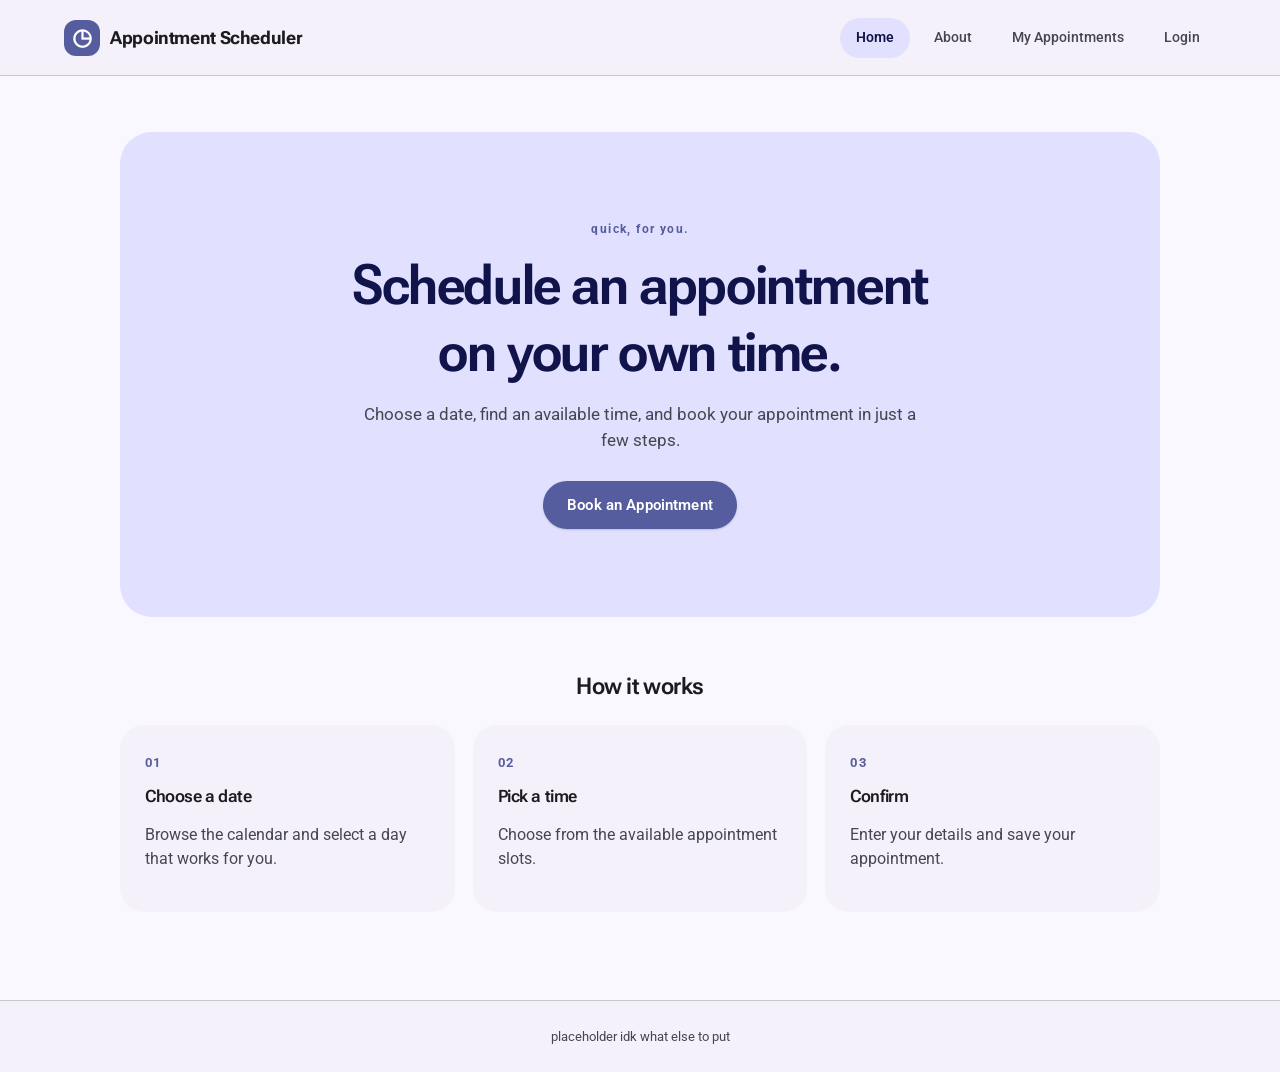
<file: INST630/finalproject/index.html>
<!DOCTYPE html>
<html lang="en">
<head>
  <meta charset="UTF-8">
  <meta name="viewport" content="width=device-width, initial-scale=1.0">
  <title>Appointment Scheduler | Home</title>
  <link rel="stylesheet" href="style.css">
  <script src="app.js" defer></script>
</head>
<body>
  <header class="site-header">
    <a class="brand" href="index.html">Appointment Scheduler</a>
    <nav><a class="active" href="index.html">Home</a><a href="about.html">About</a><a href="appointments.html">My Appointments</a><a href="login.html">Login</a></nav>
  </header>
  <main class="container">
    <section class="hero">
      <p class="eyebrow">quick, for you.</p>
      <h1>Schedule an appointment<br>on your own time.</h1>
      <p>Choose a date, find an available time, and book your appointment in just a few steps.</p>
      <a class="button" href="schedule.html">Book an Appointment</a>
    </section>
    <section class="steps">
      <h2>How it works</h2>
      <div class="card-grid three">
        <article class="card"><span class="step-number">01</span><h3>Choose a date</h3><p>Browse the calendar and select a day that works for you.</p></article>
        <article class="card"><span class="step-number">02</span><h3>Pick a time</h3><p>Choose from the available appointment slots.</p></article>
        <article class="card"><span class="step-number">03</span><h3>Confirm</h3><p>Enter your details and save your appointment.</p></article>
      </div>
    </section>
  </main>
  <footer>placeholder idk what else to put</footer>
</body>
</html>
</file>
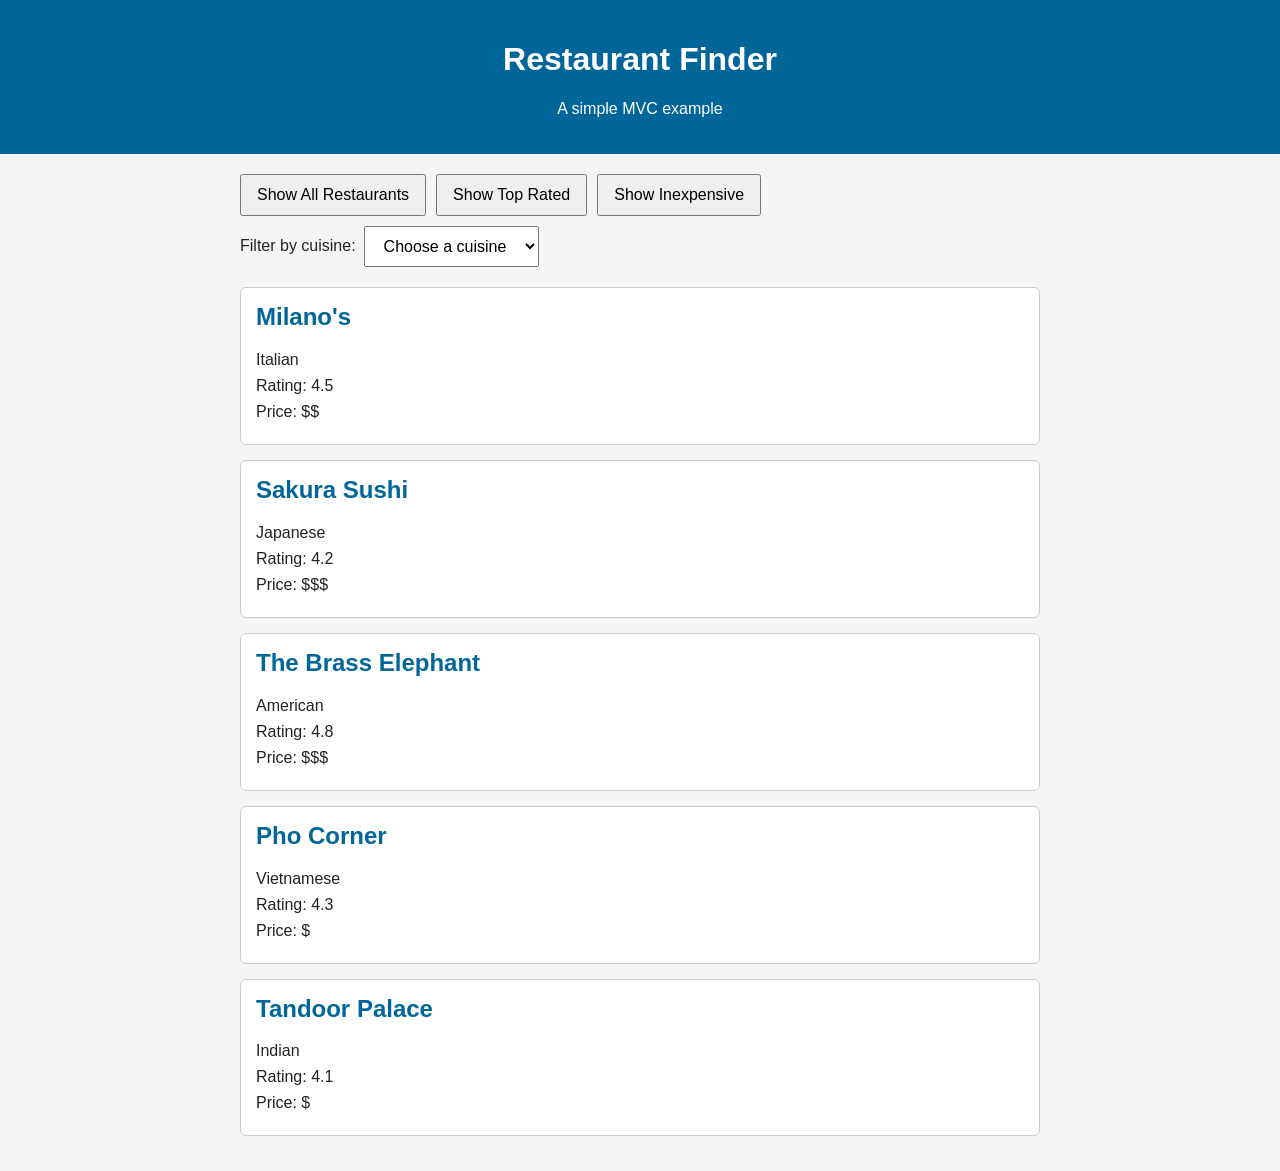
<file: INST630/hw8/index.html>
<!DOCTYPE html>
<html lang="en">
<head>
  <meta charset="UTF-8">
  <meta name="viewport" content="width=device-width, initial-scale=1.0">
  <title>Restaurant MVC Demo</title>
  <link rel="stylesheet" href="styles.css">
</head>
<body>
  <header>
    <h1>Restaurant Finder</h1>
    <p>A simple MVC example</p>
  </header>

  <main>
    <section class="controls" aria-label="Restaurant filters">
      <button id="showAll" type="button">Show All Restaurants</button>
      <button id="showTopRated" type="button">Show Top Rated</button>
      <button id="showInexpensive" type="button">Show Inexpensive</button>

      <div class="cuisine-filter">
        <label for="cuisineFilter">Filter by cuisine:</label>
        <select id="cuisineFilter">
          <option value="">Choose a cuisine</option>
          <option value="Italian">Italian</option>
          <option value="Japanese">Japanese</option>
          <option value="American">American</option>
          <option value="Vietnamese">Vietnamese</option>
          <option value="Indian">Indian</option>
          <option value="Mexican">Mexican</option>
        </select>
      </div>
    </section>

    <div id="restaurantList" aria-live="polite"></div>
  </main>

  <script src="model.js"></script>
  <script src="view.js"></script>
  <script src="controller.js"></script>
</body>
</html>
</file>
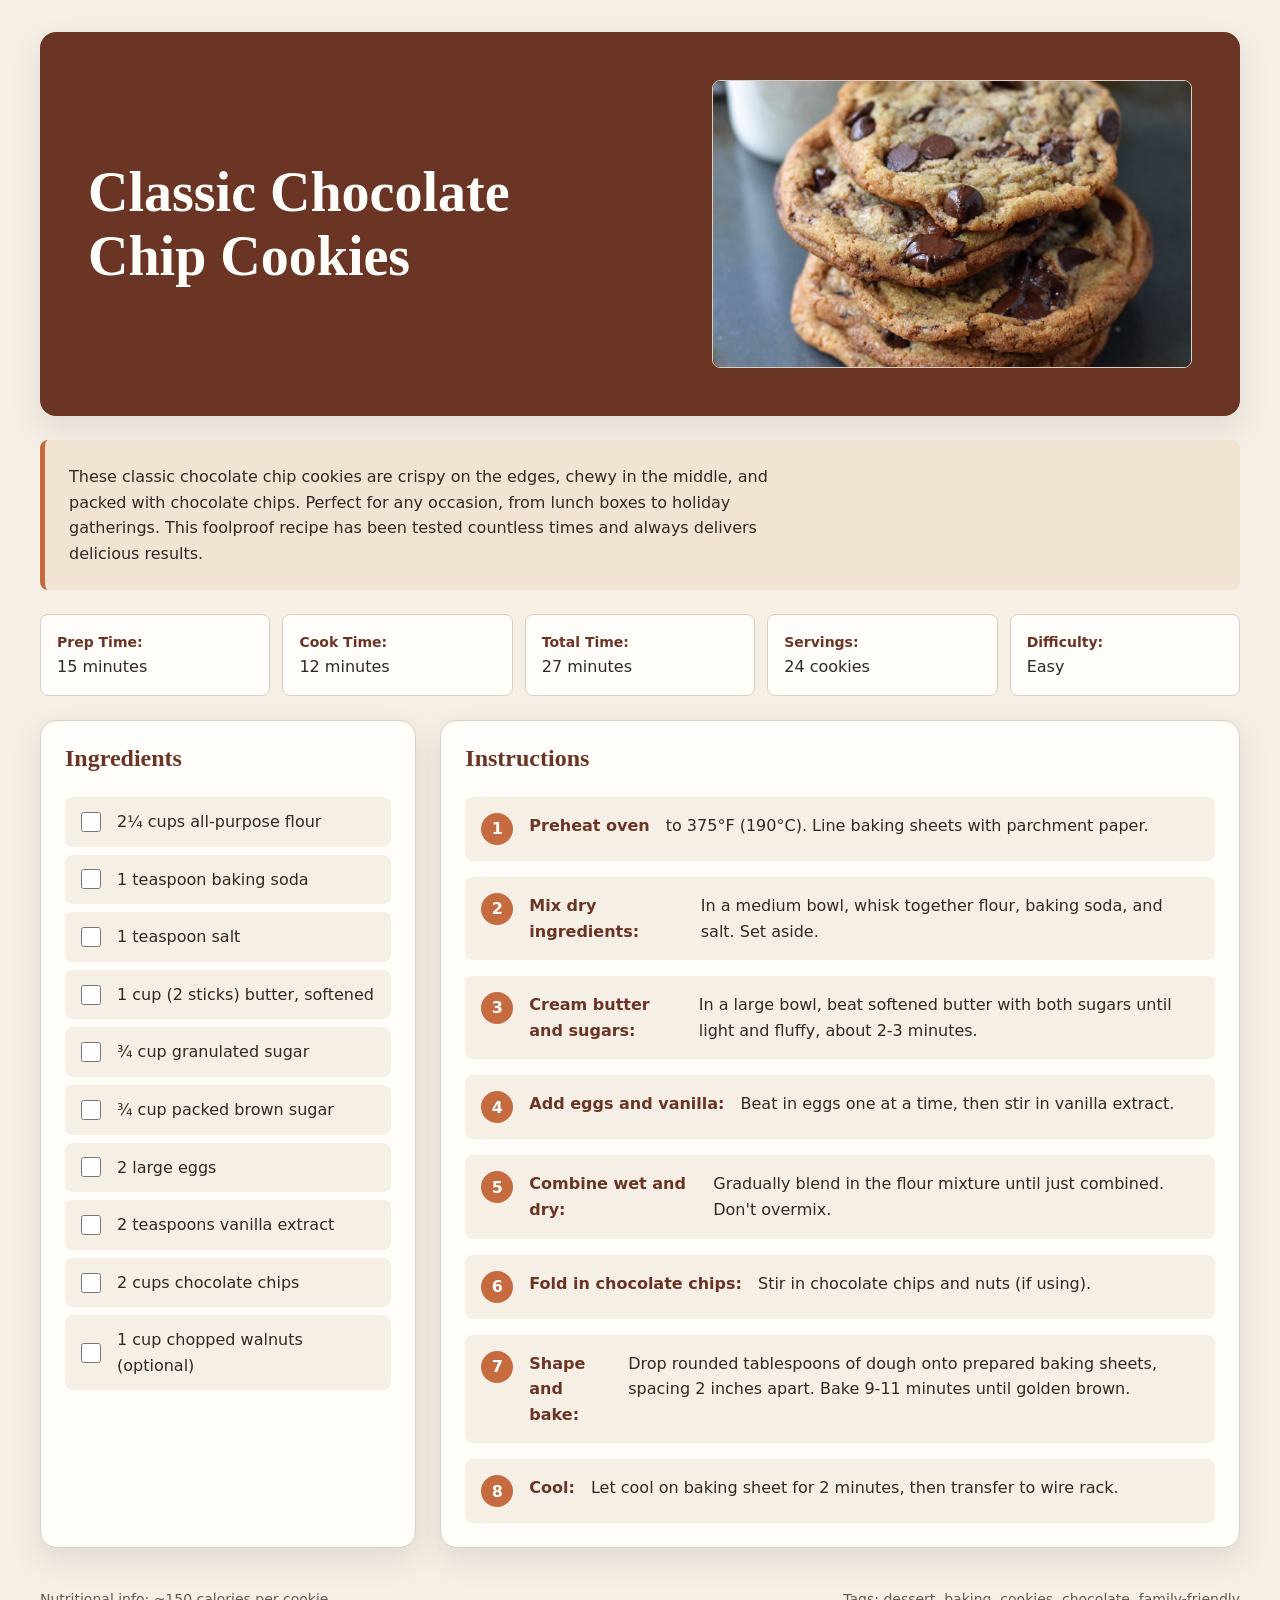
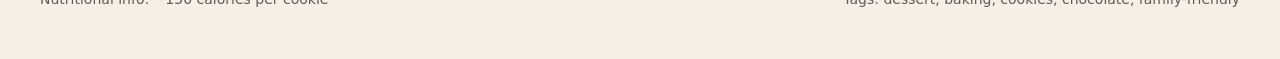
<file: INST630/homework3.html>
<!DOCTYPE html>
<html lang="en">

<head>
    <meta charset="UTF-8">
    <meta name="viewport" content="width=device-width, initial-scale=1.0">
    <title>Recipe Card Assignment - Make This Beautiful!</title>
    <link rel="stylesheet" href="homework3.css">
</head>

<body>
    <main class="recipe-container">
        <!-- Recipe Header Section -->
        <header class="recipe-header">
            <h1 class="recipe-title">Classic Chocolate Chip Cookies</h1>
            <img src="cookies.jpg"
                alt="Golden brown chocolate chip cookies on a cooling rack" class="recipe-image" border="1">
        </header>

        <!-- Recipe Meta Information -->
        <section class="recipe-meta">
            <div class="meta-item">
                <strong>Prep Time:</strong> 15 minutes
            </div>
            <div class="meta-item">
                <strong>Cook Time:</strong> 12 minutes
            </div>
            <div class="meta-item">
                <strong>Total Time:</strong> 27 minutes
            </div>
            <div class="meta-item">
                <strong>Servings:</strong> 24 cookies
            </div>
            <div class="meta-item">
                <strong>Difficulty:</strong> Easy
            </div>
        </section>

        <!-- Recipe Description -->
        <section class="recipe-description">
            <p>These classic chocolate chip cookies are crispy on the edges, chewy in the middle, and packed with
                chocolate chips. Perfect for any occasion, from lunch boxes to holiday gatherings. This foolproof recipe
                has been tested countless times and always delivers delicious results.</p>
        </section>

        <!-- Ingredients Section -->
        <section class="ingredients-section">
            <h2>Ingredients</h2>
            <ul class="ingredients-list">
                <li><label><input type="checkbox"> <span>2¼ cups all-purpose flour</span></label></li>
                <li><label><input type="checkbox"> <span>1 teaspoon baking soda</span></label></li>
                <li><label><input type="checkbox"> <span>1 teaspoon salt</span></label></li>
                <li><label><input type="checkbox"> <span>1 cup (2 sticks) butter, softened</span></label></li>
                <li><label><input type="checkbox"> <span>¾ cup granulated sugar</span></label></li>
                <li><label><input type="checkbox"> <span>¾ cup packed brown sugar</span></label></li>
                <li><label><input type="checkbox"> <span>2 large eggs</span></label></li>
                <li><label><input type="checkbox"> <span>2 teaspoons vanilla extract</span></label></li>
                <li><label><input type="checkbox"> <span>2 cups chocolate chips</span></label></li>
                <li><label><input type="checkbox"> <span>1 cup chopped walnuts (optional)</span></label></li>
            </ul>
        </section>

        <!-- Instructions Section -->
        <section class="instructions-section">
            <h2>Instructions</h2>
            <ol class="instructions-list">
                <li class="instruction-step">
                    <strong>Preheat oven</strong> to 375°F (190°C). Line baking sheets with parchment paper.
                </li>
                <li class="instruction-step">
                    <strong>Mix dry ingredients:</strong> In a medium bowl, whisk together flour, baking soda, and salt.
                    Set aside.
                </li>
                <li class="instruction-step">
                    <strong>Cream butter and sugars:</strong> In a large bowl, beat softened butter with both sugars
                    until light and fluffy, about 2-3 minutes.
                </li>
                <li class="instruction-step">
                    <strong>Add eggs and vanilla:</strong> Beat in eggs one at a time, then stir in vanilla extract.
                </li>
                <li class="instruction-step">
                    <strong>Combine wet and dry:</strong> Gradually blend in the flour mixture until just combined.
                    Don't overmix.
                </li>
                <li class="instruction-step">
                    <strong>Fold in chocolate chips:</strong> Stir in chocolate chips and nuts (if using).
                </li>
                <li class="instruction-step">
                    <strong>Shape and bake:</strong> Drop rounded tablespoons of dough onto prepared baking sheets,
                    spacing 2 inches apart. Bake 9-11 minutes until golden brown.
                </li>
                <li class="instruction-step">
                    <strong>Cool:</strong> Let cool on baking sheet for 2 minutes, then transfer to wire rack.
                </li>
            </ol>
        </section>

        <!-- Recipe Footer -->
        <footer class="recipe-footer">
            <p>Nutritional info: ~150 calories per cookie</p>
            <p>Tags: dessert, baking, cookies, chocolate, family-friendly</p>
        </footer>
        </div>

</body>

</html>
</file>
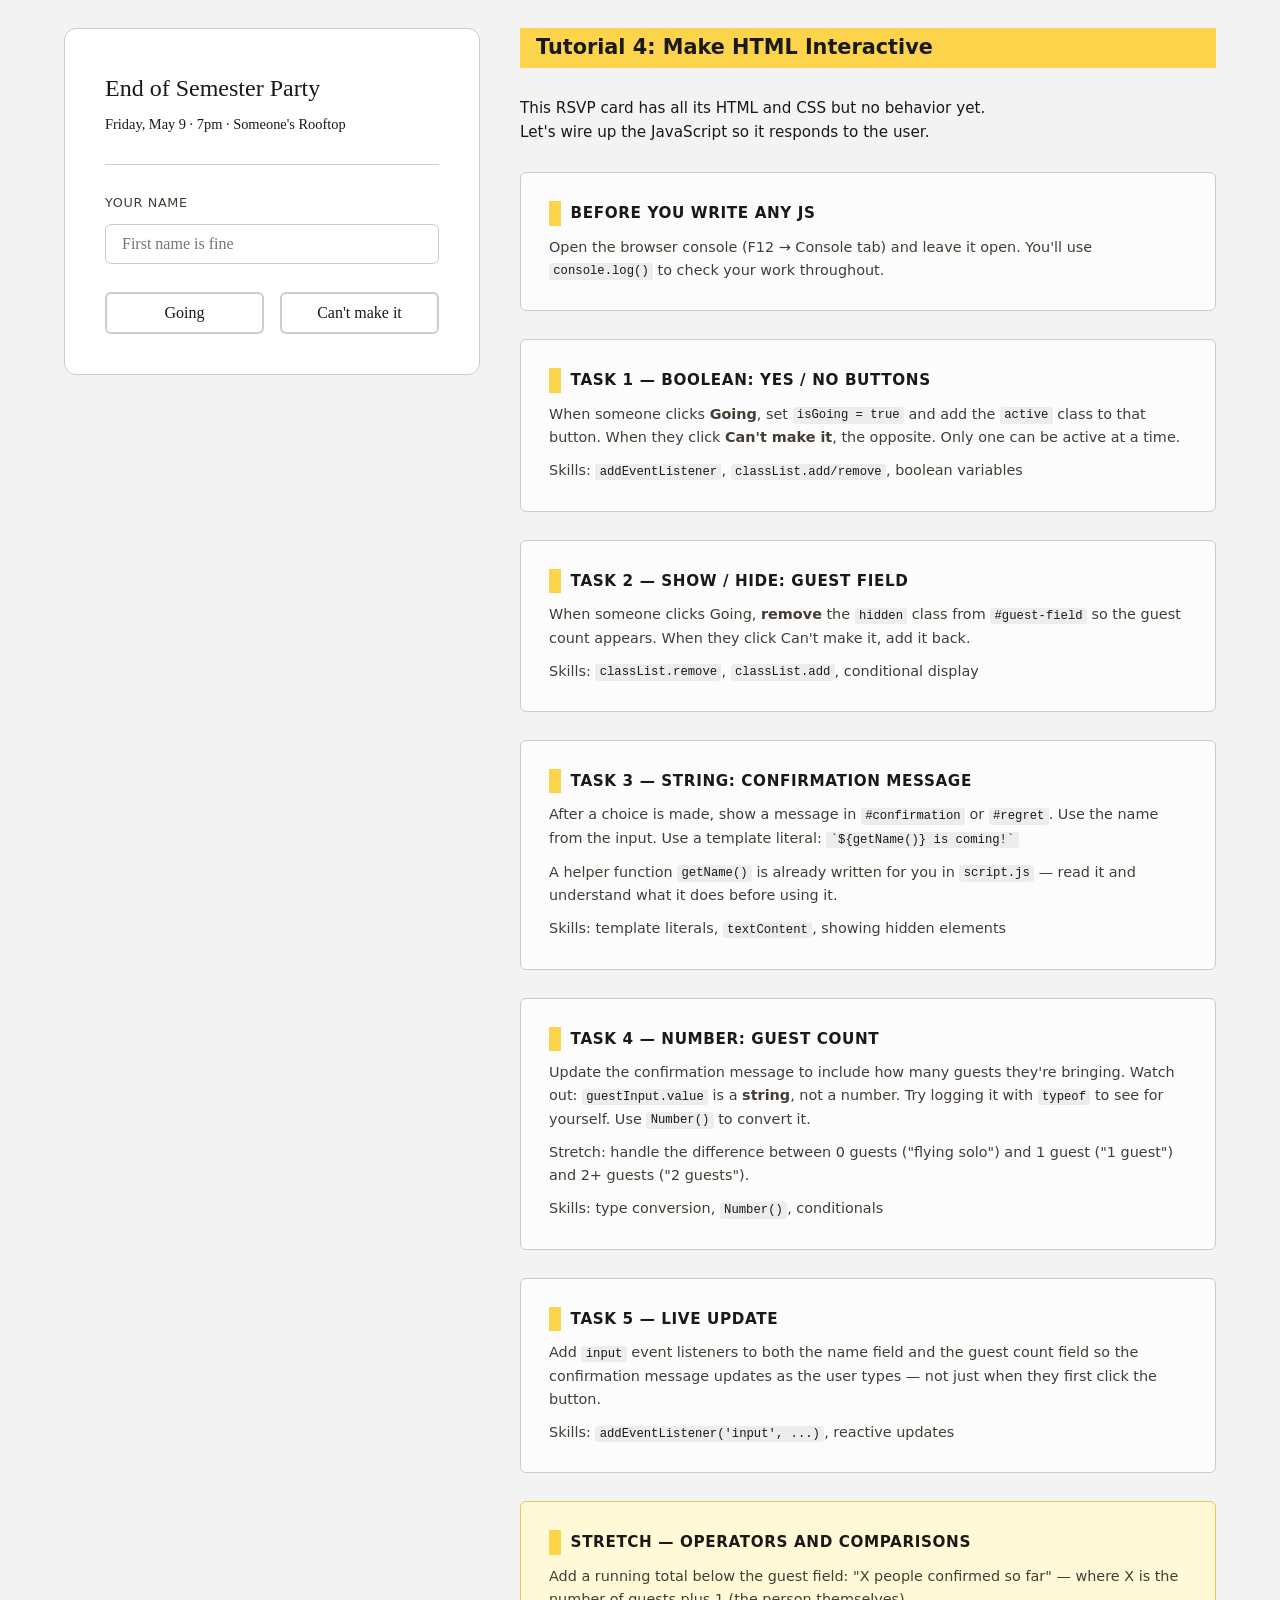
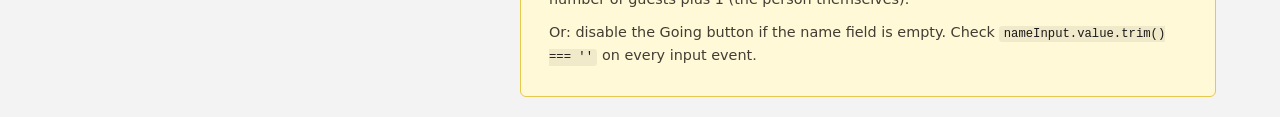
<file: INST630/homework4.html>
<!DOCTYPE html>
<html lang="en">
<head>
  <meta charset="UTF-8">
  <meta name="viewport" content="width=device-width, initial-scale=1.0">
  <title>Tutorial 4: JavaScript Fundamentals</title>
  <link rel="stylesheet" href="homework4.css">
</head>
<body>

  <div class="page">

    <!-- ── left: the RSVP card ──────────────────────────────── -->
    <div class="card" id="rsvp-card">

      <div class="event-header">
        <h1 class="event-title">End of Semester Party</h1>
        <p class="event-meta">Friday, May 9 &middot; 7pm &middot; Someone's Rooftop</p>
      </div>

      <!-- string: name -->
      <div class="field">
        <label for="name-input">Your name</label>
        <input type="text" id="name-input" placeholder="First name is fine">
      </div>

      <!-- boolean: going or not -->
      <div class="rsvp-buttons">
        <button class="btn btn-yes" id="btn-yes">Going</button>
        <button class="btn btn-no"  id="btn-no">Can't make it</button>
      </div>

      <!-- number: guest count, hidden until yes -->
      <div class="guest-field hidden" id="guest-field">
        <label for="guest-input">Bringing anyone?</label>
        <input type="number" id="guest-input" value="0" min="0" max="10">
        <p class="guest-total hidden" id="guest-total"></p>
        <!-- 
          Note: type="number" still gives you a STRING from .value
          You have to convert it. We'll see this below.
        -->
      </div>

      <!-- confirmation messages, hidden until a choice is made -->
      <div class="confirmation hidden" id="confirmation"></div>
      <div class="regret     hidden" id="regret"></div>

    </div>

    <!-- ── right: tasks panel ───────────────────────────────── -->
    <aside class="tasks-panel">

      <h2>Tutorial 4: Make HTML Interactive</h2>
      <p class="intro">
        This RSVP card has all its HTML and CSS but no behavior yet. <br />
        Let's wire up the JavaScript so it responds to the user.
      </p>

      <div class="task-group">
        <h3>Before you write any JS</h3>
        <p>Open the browser console (F12 → Console tab) and leave it open. 
           You'll use <code>console.log()</code> to check your work throughout.</p>
      </div>

      <div class="task-group">
        <h3>Task 1 — Boolean: Yes / No buttons</h3>
        <p>
          When someone clicks <strong>Going</strong>, set <code>isGoing = true</code>
          and add the <code>active</code> class to that button.
          When they click <strong>Can't make it</strong>, the opposite.
          Only one can be active at a time.
        </p>
        <p>Skills: <code>addEventListener</code>, <code>classList.add/remove</code>, boolean variables</p>
      </div>

      <div class="task-group">
        <h3>Task 2 — Show / hide: guest field</h3>
        <p>
          When someone clicks Going, <strong>remove</strong> the <code>hidden</code> class
          from <code>#guest-field</code> so the guest count appears.
          When they click Can't make it, add it back.
        </p>
        <p>Skills: <code>classList.remove</code>, <code>classList.add</code>, conditional display</p>
      </div>

      <div class="task-group">
        <h3>Task 3 — String: confirmation message</h3>
        <p>
          After a choice is made, show a message in <code>#confirmation</code> or 
          <code>#regret</code>. Use the name from the input.
          Use a template literal: <code>`${getName()} is coming!`</code>
        </p>
        <p>
          A helper function <code>getName()</code> is already written for you in 
          <code>script.js</code> — read it and understand what it does before using it.
        </p>
        <p>Skills: template literals, <code>textContent</code>, showing hidden elements</p>
      </div>

      <div class="task-group">
        <h3>Task 4 — Number: guest count</h3>
        <p>
          Update the confirmation message to include how many guests they're bringing.
          Watch out: <code>guestInput.value</code> is a <strong>string</strong>, not a number.
          Try logging it with <code>typeof</code> to see for yourself.
          Use <code>Number()</code> to convert it.
        </p>
        <p>
          Stretch: handle the difference between 0 guests ("flying solo") and 
          1 guest ("1 guest") and 2+ guests ("2 guests").
        </p>
        <p>Skills: type conversion, <code>Number()</code>, conditionals</p>
      </div>

      <div class="task-group">
        <h3>Task 5 — Live update</h3>
        <p>
          Add <code>input</code> event listeners to both the name field and the guest
          count field so the confirmation message updates as the user types —
          not just when they first click the button.
        </p>
        <p>Skills: <code>addEventListener('input', ...)</code>, reactive updates</p>
      </div>

      <div class="task-group task-stretch">
        <h3>Stretch — Operators and comparisons</h3>
        <p>
          Add a running total below the guest field: 
          "X people confirmed so far" — where X is the number of guests plus 1 (the person themselves).
        </p>
        <p>
          Or: disable the Going button if the name field is empty.
          Check <code>nameInput.value.trim() === ''</code> on every input event.
        </p>
      </div>

    </aside>

  </div>

  <script src="hw4script.js"></script>
</body>
</html>
</file>
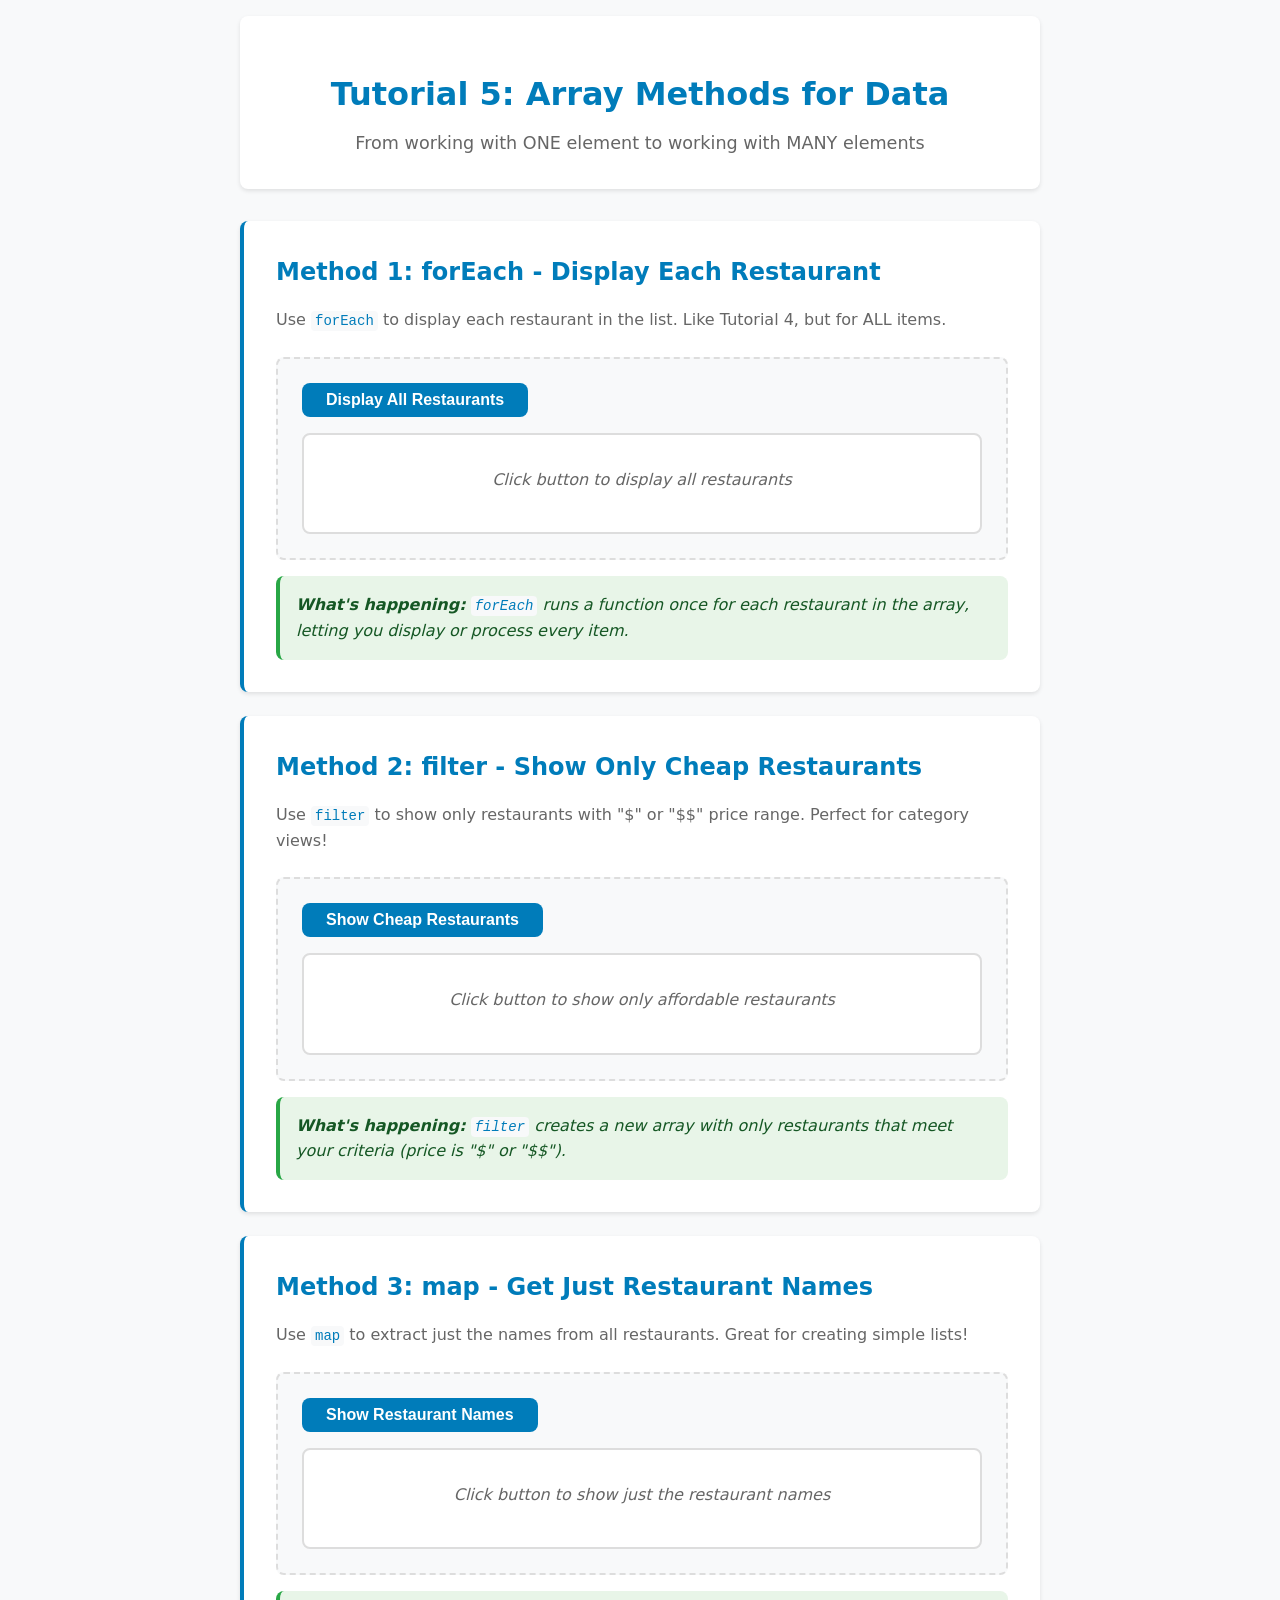
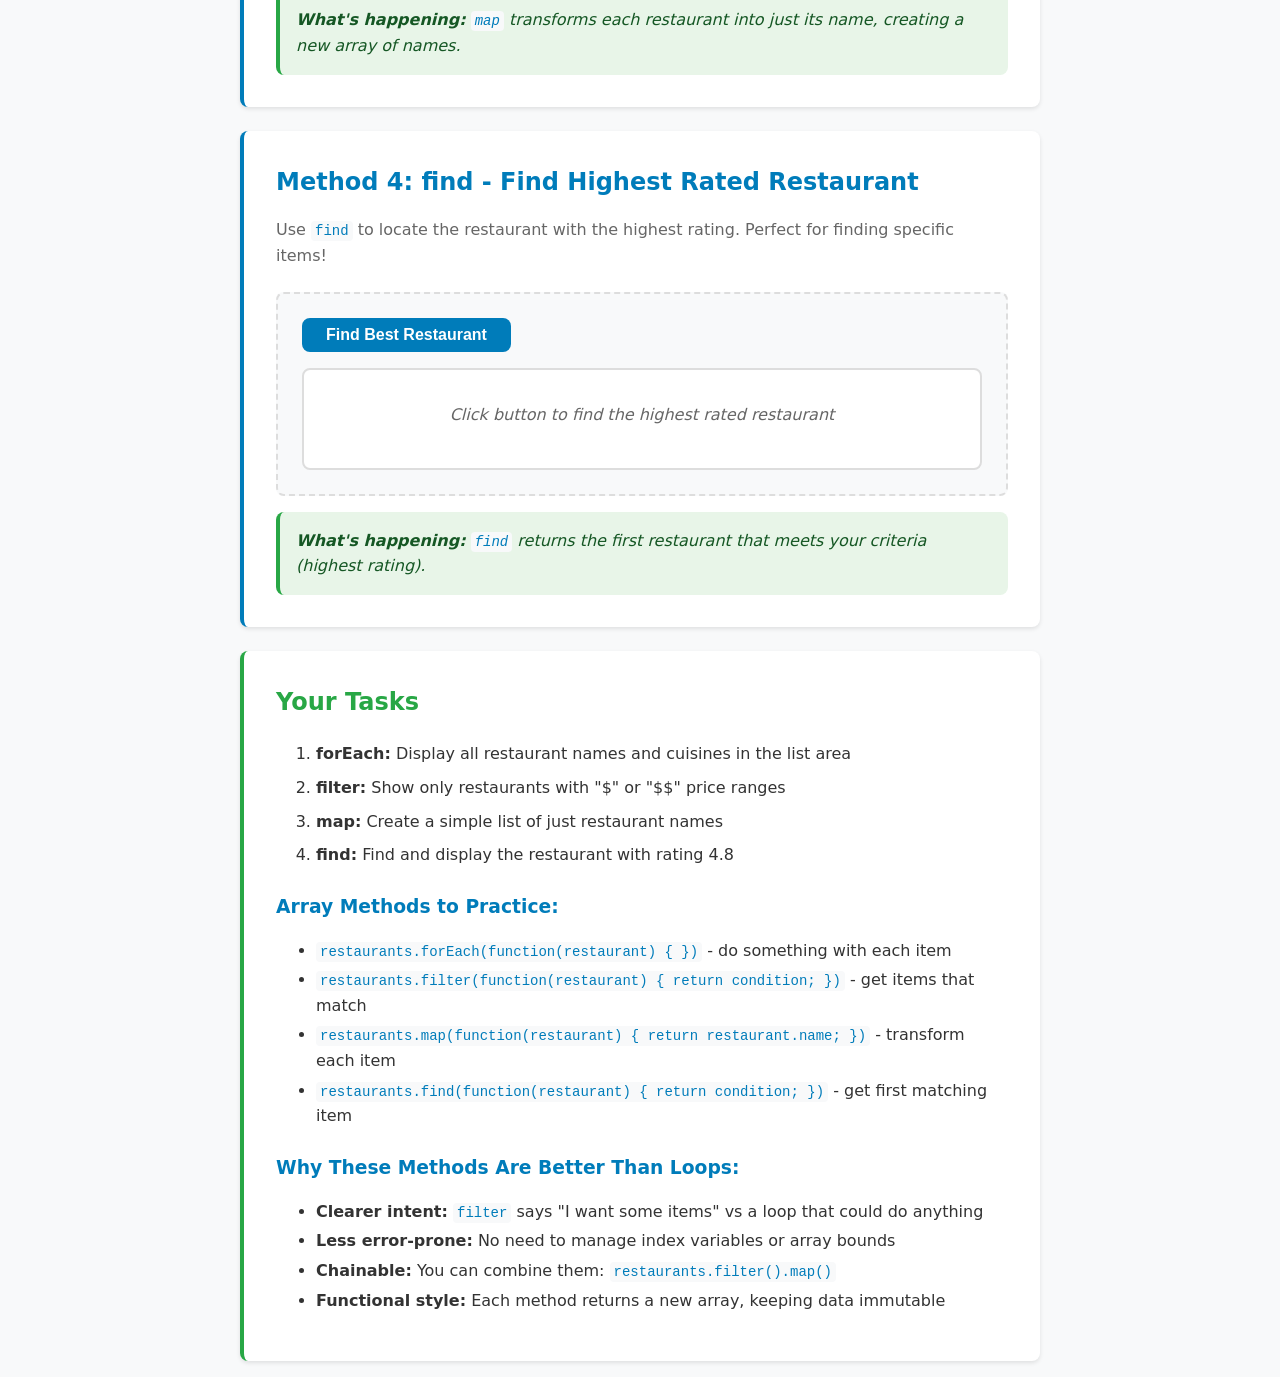
<file: INST630/homework5.html>
<!DOCTYPE html>
<html lang="en">

<head>
    <meta charset="UTF-8">
    <meta name="viewport" content="width=device-width, initial-scale=1.0">
    <title>Tutorial 5: Array Methods for Data</title>
    <link rel="stylesheet" href="homework5.css">
</head>

<body>
    <div class="container">
        <header>
            <h1>Tutorial 5: Array Methods for Data</h1>
            <p>From working with ONE element to working with MANY elements</p>
        </header>

        <!-- Method 1: forEach - Do something to each item -->
        <section class="method-section">
            <h2>Method 1: forEach - Display Each Restaurant</h2>
            <p>Use <code>forEach</code> to display each restaurant in the list. Like Tutorial 4, but for ALL items.</p>

            <div class="demo-area">
                <button id="display-button" class="method-button">Display All Restaurants</button>
                <div id="restaurant-list" class="result-area">
                    <p class="placeholder">Click button to display all restaurants</p>
                </div>
            </div>

            <div class="explanation">
                <p><strong>What's happening:</strong> <code>forEach</code> runs a function once for each restaurant in
                    the array, letting you display or process every item.</p>
            </div>
        </section>

        <!-- Method 2: filter - Show only items that match criteria -->
        <section class="method-section">
            <h2>Method 2: filter - Show Only Cheap Restaurants</h2>
            <p>Use <code>filter</code> to show only restaurants with "$" or "$$" price range. Perfect for category
                views!</p>

            <div class="demo-area">
                <button id="filter-button" class="method-button">Show Cheap Restaurants</button>
                <div id="filtered-list" class="result-area">
                    <p class="placeholder">Click button to show only affordable restaurants</p>
                </div>
            </div>

            <div class="explanation">
                <p><strong>What's happening:</strong> <code>filter</code> creates a new array with only restaurants that
                    meet your criteria (price is "$" or "$$").</p>
            </div>
        </section>

        <!-- Method 3: map - Transform data to get specific information -->
        <section class="method-section">
            <h2>Method 3: map - Get Just Restaurant Names</h2>
            <p>Use <code>map</code> to extract just the names from all restaurants. Great for creating simple lists!</p>

            <div class="demo-area">
                <button id="map-button" class="method-button">Show Restaurant Names</button>
                <div id="mapped-list" class="result-area">
                    <p class="placeholder">Click button to show just the restaurant names</p>
                </div>
            </div>

            <div class="explanation">
                <p><strong>What's happening:</strong> <code>map</code> transforms each restaurant into just its name,
                    creating a new array of names.</p>
            </div>
        </section>

        <!-- Method 4: find - Get one specific item -->
        <section class="method-section">
            <h2>Method 4: find - Find Highest Rated Restaurant</h2>
            <p>Use <code>find</code> to locate the restaurant with the highest rating. Perfect for finding specific
                items!</p>

            <div class="demo-area">
                <button id="find-button" class="method-button">Find Best Restaurant</button>
                <div id="found-item" class="result-area">
                    <p class="placeholder">Click button to find the highest rated restaurant</p>
                </div>
            </div>

            <div class="explanation">
                <p><strong>What's happening:</strong> <code>find</code> returns the first restaurant that meets your
                    criteria (highest rating).</p>
            </div>
        </section>

        <!-- Tutorial Instructions -->
        <section class="tutorial-instructions">
            <h2>Your Tasks</h2>
            <ol>
                <li><strong>forEach:</strong> Display all restaurant names and cuisines in the list area</li>
                <li><strong>filter:</strong> Show only restaurants with "$" or "$$" price ranges</li>
                <li><strong>map:</strong> Create a simple list of just restaurant names</li>
                <li><strong>find:</strong> Find and display the restaurant with rating 4.8</li>
            </ol>

            <h3>Array Methods to Practice:</h3>
            <ul>
                <li><code>restaurants.forEach(function(restaurant) { })</code> - do something with each item</li>
                <li><code>restaurants.filter(function(restaurant) { return condition; })</code> - get items that match
                </li>
                <li><code>restaurants.map(function(restaurant) { return restaurant.name; })</code> - transform each item
                </li>
                <li><code>restaurants.find(function(restaurant) { return condition; })</code> - get first matching item
                </li>
            </ul>

            <h3>Why These Methods Are Better Than Loops:</h3>
            <ul>
                <li><strong>Clearer intent:</strong> <code>filter</code> says "I want some items" vs a loop that could
                    do anything</li>
                <li><strong>Less error-prone:</strong> No need to manage index variables or array bounds</li>
                <li><strong>Chainable:</strong> You can combine them: <code>restaurants.filter().map()</code></li>
                <li><strong>Functional style:</strong> Each method returns a new array, keeping data immutable</li>
            </ul>
        </section>
    </div>

    <script src="hw5script.js" defer></script>
</body>

</html>
</file>
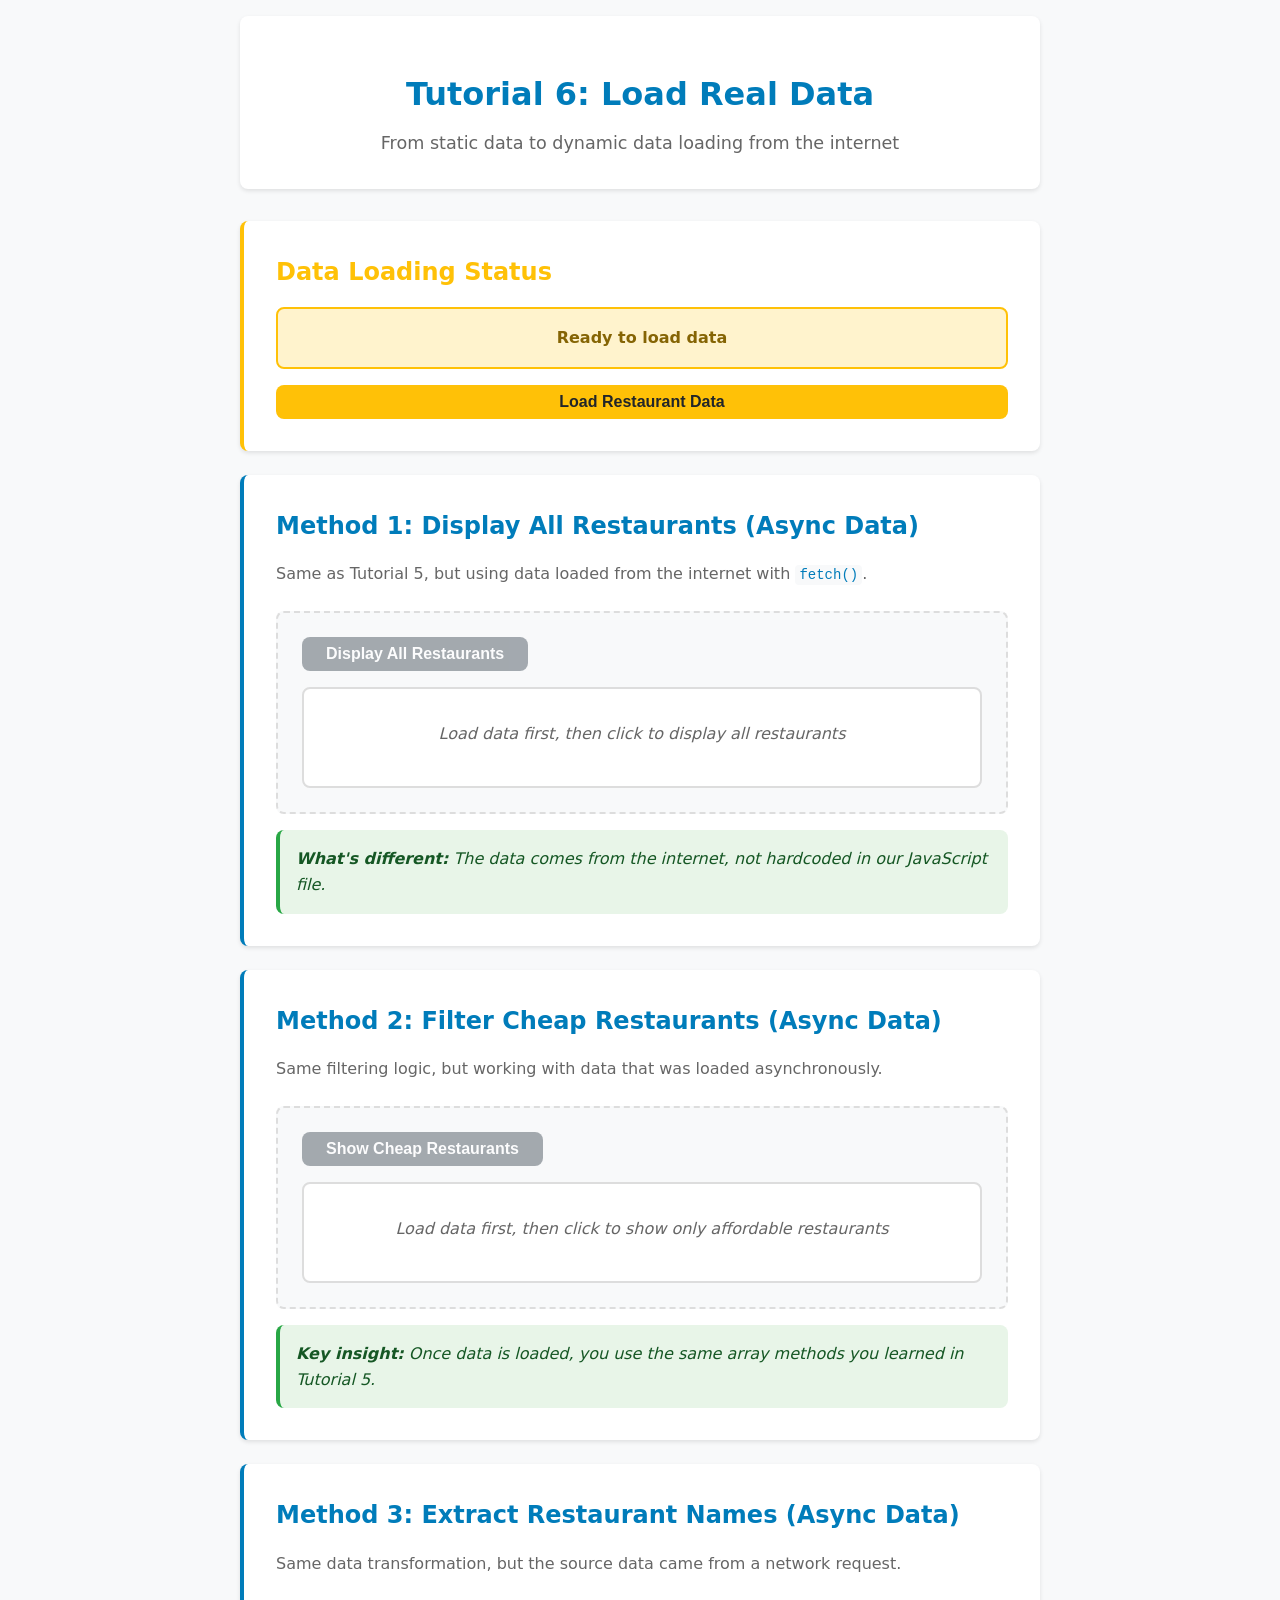
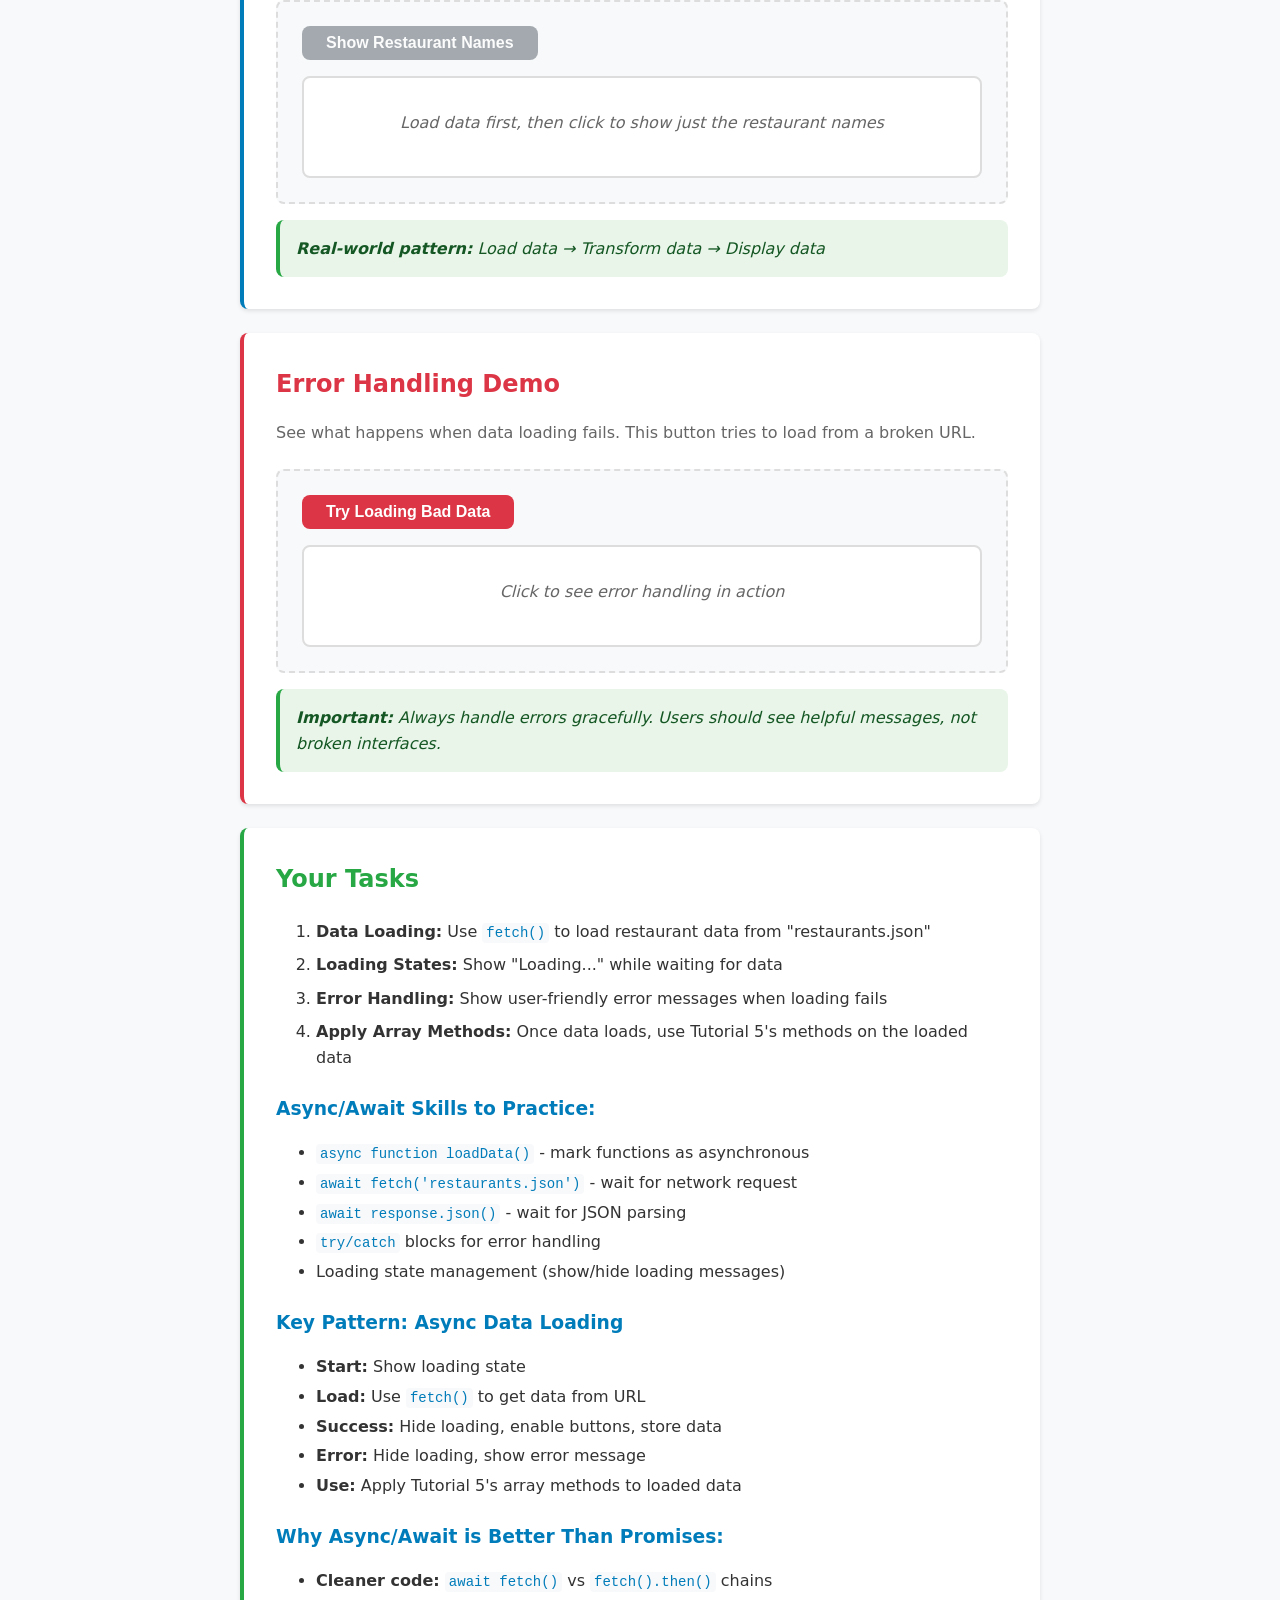
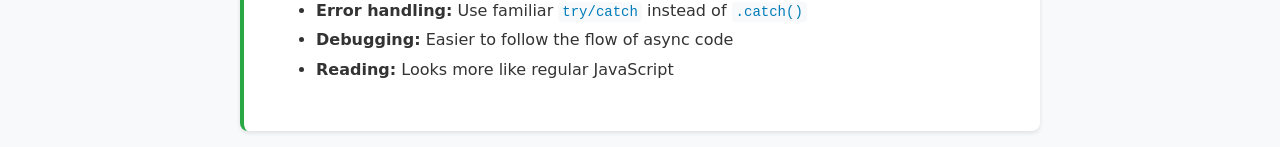
<file: INST630/homework6.html>
<!DOCTYPE html>
<html lang="en">
<head>
    <meta charset="UTF-8">
    <meta name="viewport" content="width=device-width, initial-scale=1.0">
    <title>Tutorial 6: Load Real Data</title>
    <link rel="stylesheet" href="homework6.css">
</head>
<body>
    <div class="container">
        <header>
            <h1>Tutorial 6: Load Real Data</h1>
            <p>From static data to dynamic data loading from the internet</p>
        </header>

        <!-- Loading Status Section -->
        <section class="status-section">
            <h2>Data Loading Status</h2>
            <div id="loading-status" class="status-display">
                <p class="status-message">Ready to load data</p>
            </div>
            <button id="load-data-button" class="load-button">Load Restaurant Data</button>
        </section>

        <!-- Same functionality as Tutorial 5, but with async data -->
        
        <!-- Method 1: forEach with loaded data -->
        <section class="method-section">
            <h2>Method 1: Display All Restaurants (Async Data)</h2>
            <p>Same as Tutorial 5, but using data loaded from the internet with <code>fetch()</code>.</p>
            
            <div class="demo-area">
                <button id="display-button" class="method-button" disabled>Display All Restaurants</button>
                <div id="restaurant-list" class="result-area">
                    <p class="placeholder">Load data first, then click to display all restaurants</p>
                </div>
            </div>
            
            <div class="explanation">
                <p><strong>What's different:</strong> The data comes from the internet, not hardcoded in our JavaScript file.</p>
            </div>
        </section>

        <!-- Method 2: filter with loaded data -->
        <section class="method-section">
            <h2>Method 2: Filter Cheap Restaurants (Async Data)</h2>
            <p>Same filtering logic, but working with data that was loaded asynchronously.</p>
            
            <div class="demo-area">
                <button id="filter-button" class="method-button" disabled>Show Cheap Restaurants</button>
                <div id="filtered-list" class="result-area">
                    <p class="placeholder">Load data first, then click to show only affordable restaurants</p>
                </div>
            </div>
            
            <div class="explanation">
                <p><strong>Key insight:</strong> Once data is loaded, you use the same array methods you learned in Tutorial 5.</p>
            </div>
        </section>

        <!-- Method 3: map with loaded data -->
        <section class="method-section">
            <h2>Method 3: Extract Restaurant Names (Async Data)</h2>
            <p>Same data transformation, but the source data came from a network request.</p>
            
            <div class="demo-area">
                <button id="map-button" class="method-button" disabled>Show Restaurant Names</button>
                <div id="mapped-list" class="result-area">
                    <p class="placeholder">Load data first, then click to show just the restaurant names</p>
                </div>
            </div>
            
            <div class="explanation">
                <p><strong>Real-world pattern:</strong> Load data → Transform data → Display data</p>
            </div>
        </section>

        <!-- Error Handling Demo -->
        <section class="method-section error-demo">
            <h2>Error Handling Demo</h2>
            <p>See what happens when data loading fails. This button tries to load from a broken URL.</p>
            
            <div class="demo-area">
                <button id="error-button" class="error-button">Try Loading Bad Data</button>
                <div id="error-display" class="result-area">
                    <p class="placeholder">Click to see error handling in action</p>
                </div>
            </div>
            
            <div class="explanation">
                <p><strong>Important:</strong> Always handle errors gracefully. Users should see helpful messages, not broken interfaces.</p>
            </div>
        </section>

        <!-- Tutorial Instructions -->
        <section class="tutorial-instructions">
            <h2>Your Tasks</h2>
            <ol>
                <li><strong>Data Loading:</strong> Use <code>fetch()</code> to load restaurant data from "restaurants.json"</li>
                <li><strong>Loading States:</strong> Show "Loading..." while waiting for data</li>
                <li><strong>Error Handling:</strong> Show user-friendly error messages when loading fails</li>
                <li><strong>Apply Array Methods:</strong> Once data loads, use Tutorial 5's methods on the loaded data</li>
            </ol>
            
            <h3>Async/Await Skills to Practice:</h3>
            <ul>
                <li><code>async function loadData()</code> - mark functions as asynchronous</li>
                <li><code>await fetch('restaurants.json')</code> - wait for network request</li>
                <li><code>await response.json()</code> - wait for JSON parsing</li>
                <li><code>try/catch</code> blocks for error handling</li>
                <li>Loading state management (show/hide loading messages)</li>
            </ul>
            
            <h3>Key Pattern: Async Data Loading</h3>
            <ul>
                <li><strong>Start:</strong> Show loading state</li>
                <li><strong>Load:</strong> Use <code>fetch()</code> to get data from URL</li>
                <li><strong>Success:</strong> Hide loading, enable buttons, store data</li>
                <li><strong>Error:</strong> Hide loading, show error message</li>
                <li><strong>Use:</strong> Apply Tutorial 5's array methods to loaded data</li>
            </ul>
            
            <h3>Why Async/Await is Better Than Promises:</h3>
            <ul>
                <li><strong>Cleaner code:</strong> <code>await fetch()</code> vs <code>fetch().then()</code> chains</li>
                <li><strong>Error handling:</strong> Use familiar <code>try/catch</code> instead of <code>.catch()</code></li>
                <li><strong>Debugging:</strong> Easier to follow the flow of async code</li>
                <li><strong>Reading:</strong> Looks more like regular JavaScript</li>
            </ul>
        </section>
    </div>

    <script src="hw6script.js"></script>
</body>
</html>
</file>
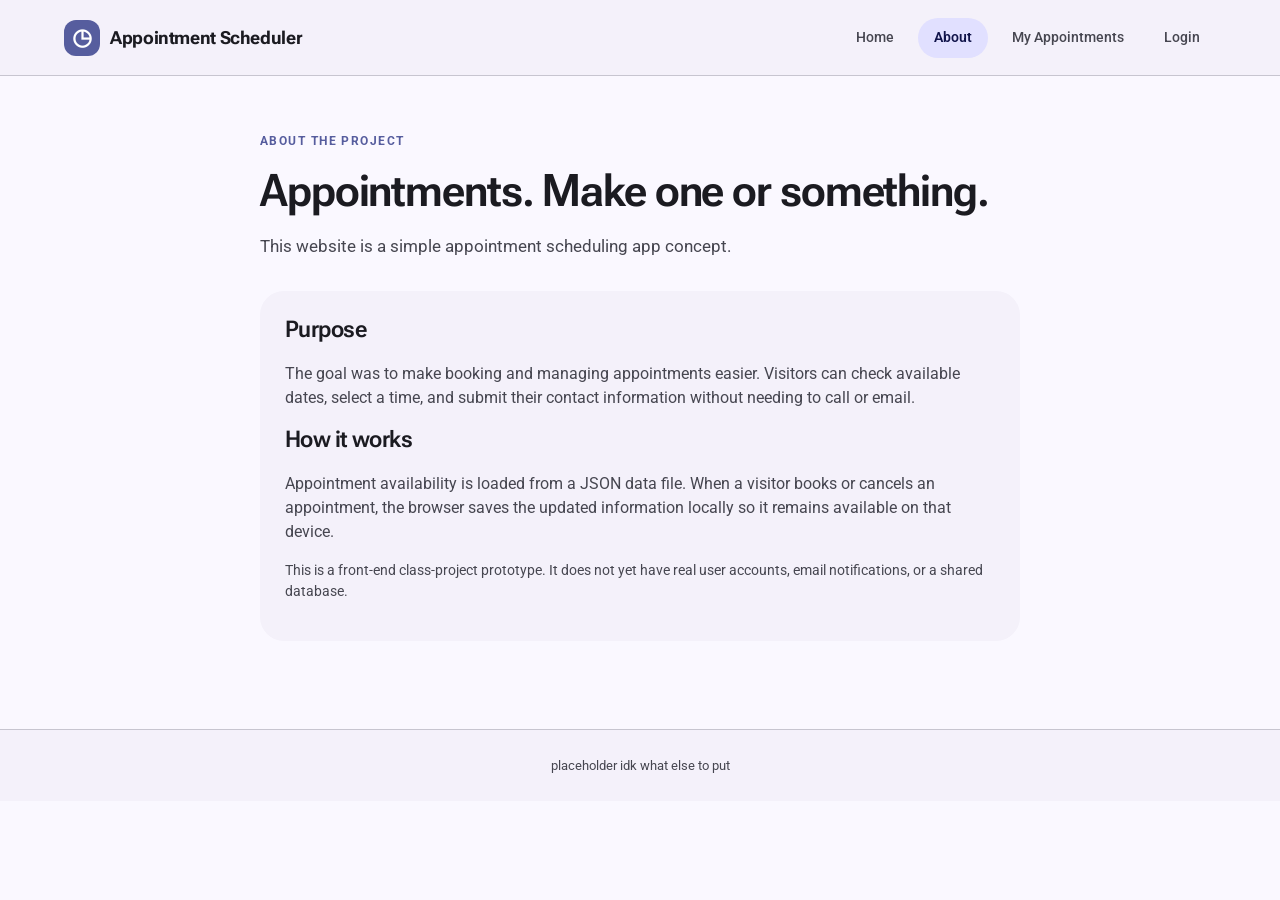
<file: INST630/finalproject/about.html>
<!DOCTYPE html>
<html lang="en">
<head>
  <meta charset="UTF-8">
  <meta name="viewport" content="width=device-width, initial-scale=1.0">
  <title>About | Appointment Scheduler</title>
  <link rel="stylesheet" href="style.css">
</head>
<body>
  <header class="site-header">
    <a class="brand" href="index.html">Appointment Scheduler</a>
    <nav><a href="index.html">Home</a><a class="active" href="about.html">About</a><a href="appointments.html">My Appointments</a><a href="login.html">Login</a></nav>
  </header>
  <main class="container narrow">
    <div class="page-heading"><p class="eyebrow">ABOUT THE PROJECT</p><h1>Appointments. Make one or something.</h1><p>This website is a simple appointment scheduling app concept.</p></div>
    <section class="panel">
      <h2>Purpose</h2>
      <p>The goal was to make booking and managing appointments easier. Visitors can check available dates, select a time, and submit their contact information without needing to call or email.</p>
      <h2>How it works</h2>
      <p>Appointment availability is loaded from a JSON data file. When a visitor books or cancels an appointment, the browser saves the updated information locally so it remains available on that device.</p>
      <p class="hint">This is a front-end class-project prototype. It does not yet have real user accounts, email notifications, or a shared database.</p>
    </section>
  </main>
  <footer>placeholder idk what else to put</footer>
</body>
</html>
</file>
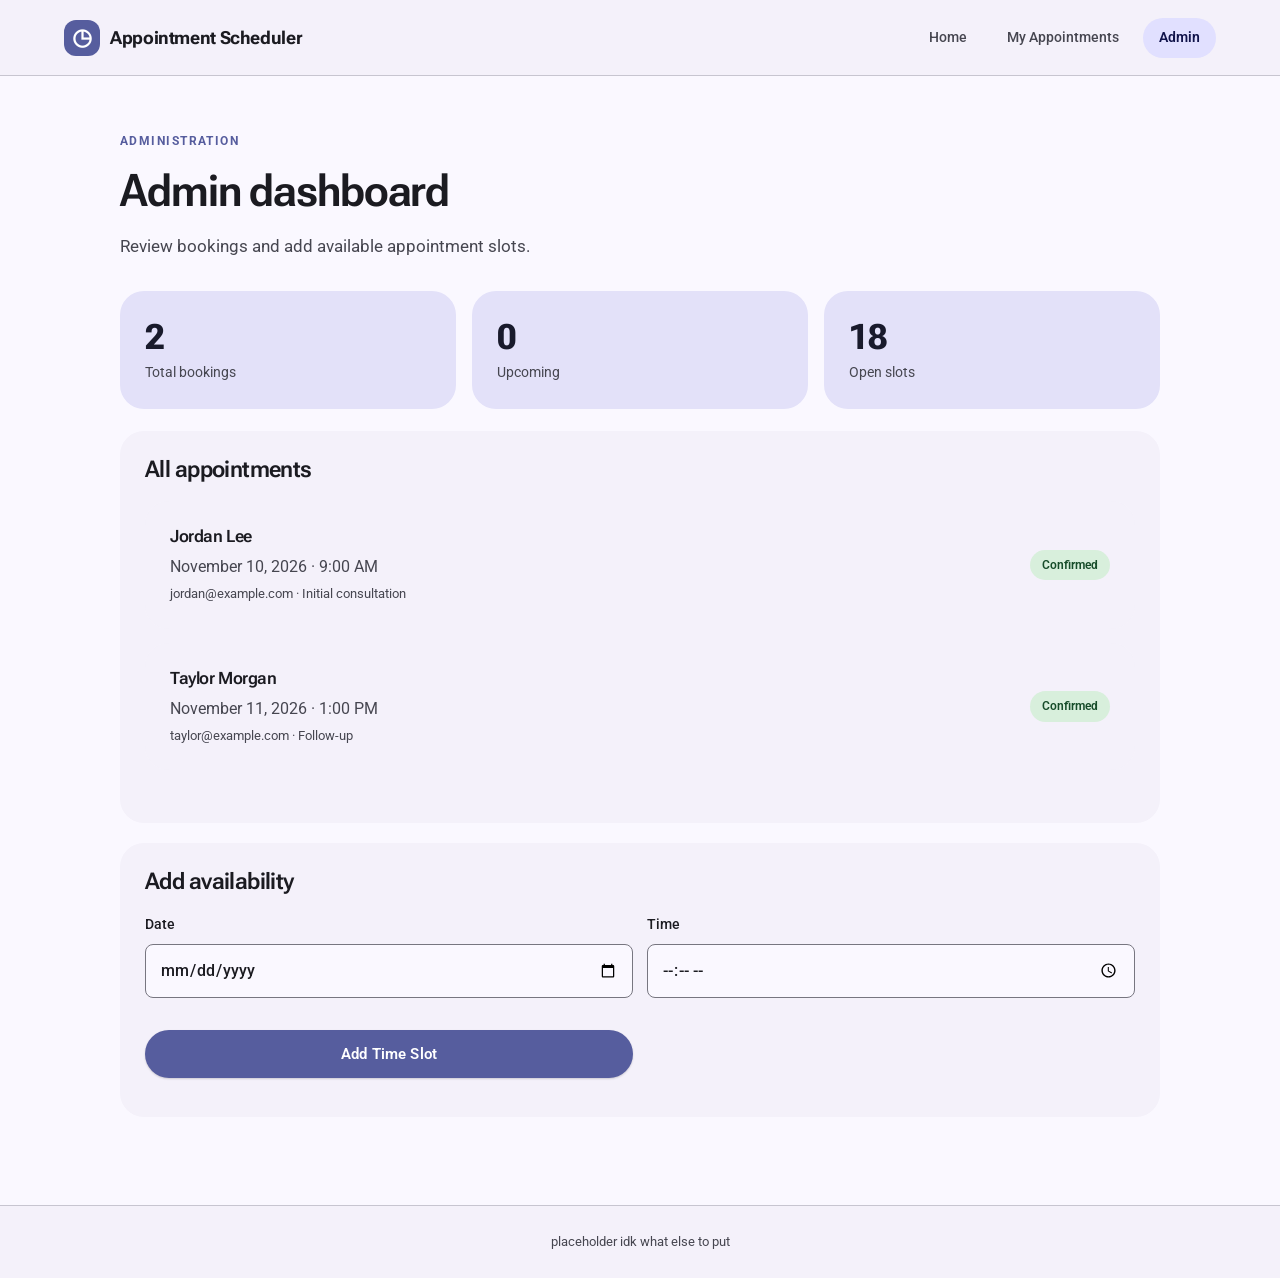
<file: INST630/finalproject/admin.html>
<!DOCTYPE html>
<html lang="en">
<head>
  <meta charset="UTF-8">
  <meta name="viewport" content="width=device-width, initial-scale=1.0">
  <title>Admin Dashboard</title>
  <link rel="stylesheet" href="style.css">
  <script src="app.js" defer></script>
</head>
<body>
  <header class="site-header">
    <a class="brand" href="index.html">Appointment Scheduler</a>
    <nav><a href="index.html">Home</a><a href="appointments.html">My Appointments</a><a class="active" href="admin.html">Admin</a></nav>
  </header>
  <main class="container">
    <div class="page-heading"><p class="eyebrow">ADMINISTRATION</p><h1>Admin dashboard</h1><p>Review bookings and add available appointment slots.</p></div>
    <section class="stats-grid">
      <article class="stat-card"><span id="admin-total">0</span><p>Total bookings</p></article>
      <article class="stat-card"><span id="admin-upcoming">0</span><p>Upcoming</p></article>
      <article class="stat-card"><span id="admin-slots">0</span><p>Open slots</p></article>
    </section>
    <section class="panel">
      <h2>All appointments</h2>
      <div id="admin-appointments" class="appointment-list"></div>
    </section>
    <section class="panel">
      <h2>Add availability</h2>
      <form id="availability-form" class="form-grid">
        <label>Date<input type="date" name="date" required></label>
        <label>Time<input type="time" name="time" required></label>
        <button class="button" type="submit">Add Time Slot</button>
      </form>
      <p class="form-message" id="availability-message" role="status"></p>
    </section>
  </main>
  <footer>placeholder idk what else to put</footer>
</body>
</html>
</file>
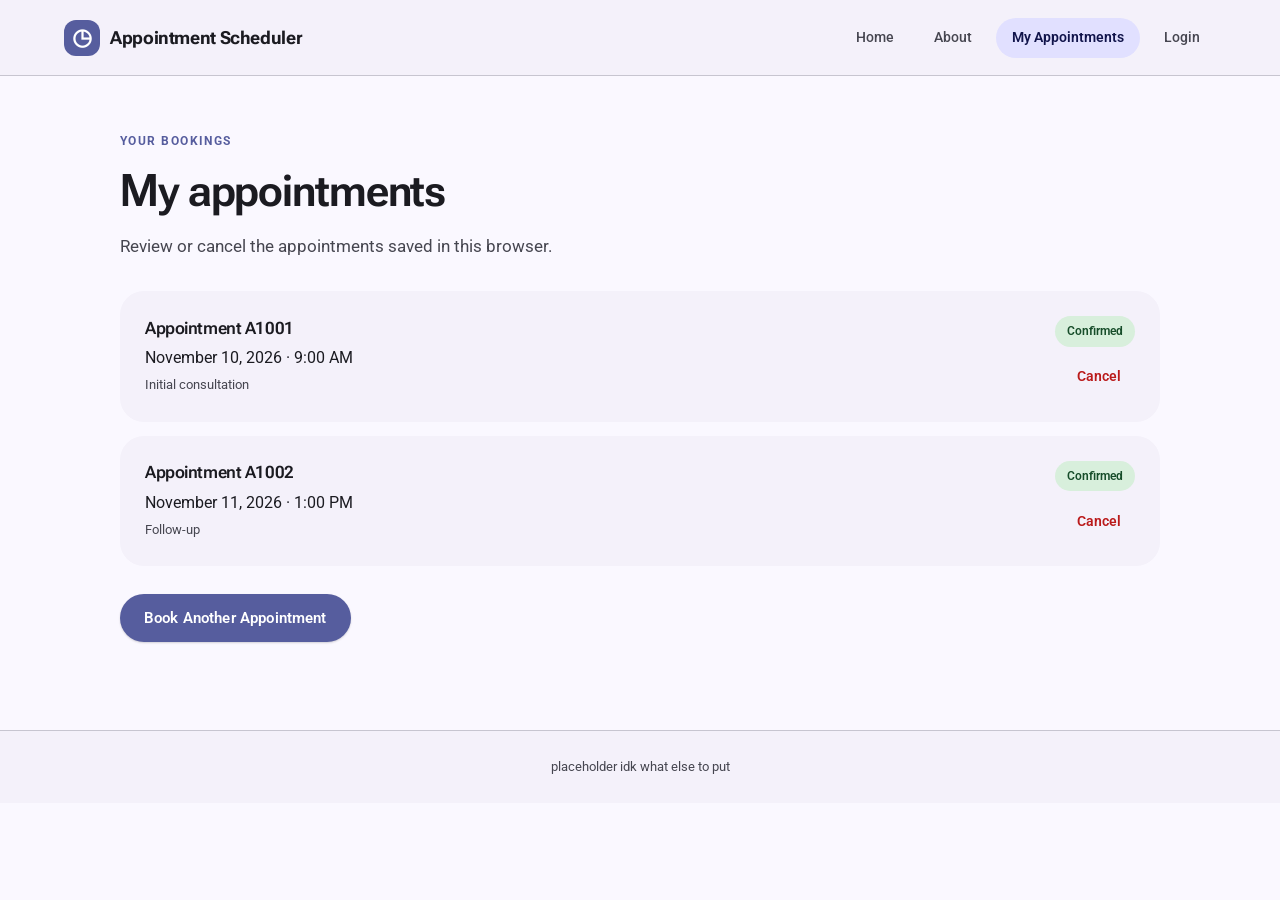
<file: INST630/finalproject/appointments.html>
<!DOCTYPE html>
<html lang="en">
<head>
  <meta charset="UTF-8">
  <meta name="viewport" content="width=device-width, initial-scale=1.0">
  <title>My Appointments</title>
  <link rel="stylesheet" href="style.css">
  <script src="app.js" defer></script>
</head>
<body>
  <header class="site-header">
    <a class="brand" href="index.html">Appointment Scheduler</a>
    <nav><a href="index.html">Home</a><a href="about.html">About</a><a class="active" href="appointments.html">My Appointments</a><a href="login.html">Login</a></nav>
  </header>
  <main class="container">
    <div class="page-heading"><p class="eyebrow">YOUR BOOKINGS</p><h1>My appointments</h1><p>Review or cancel the appointments saved in this browser.</p></div>
    <div id="appointments-list" class="appointment-list"></div>
    <a class="button" href="schedule.html">Book Another Appointment</a>
  </main>
  <footer>placeholder idk what else to put</footer>
</body>
</html>
</file>
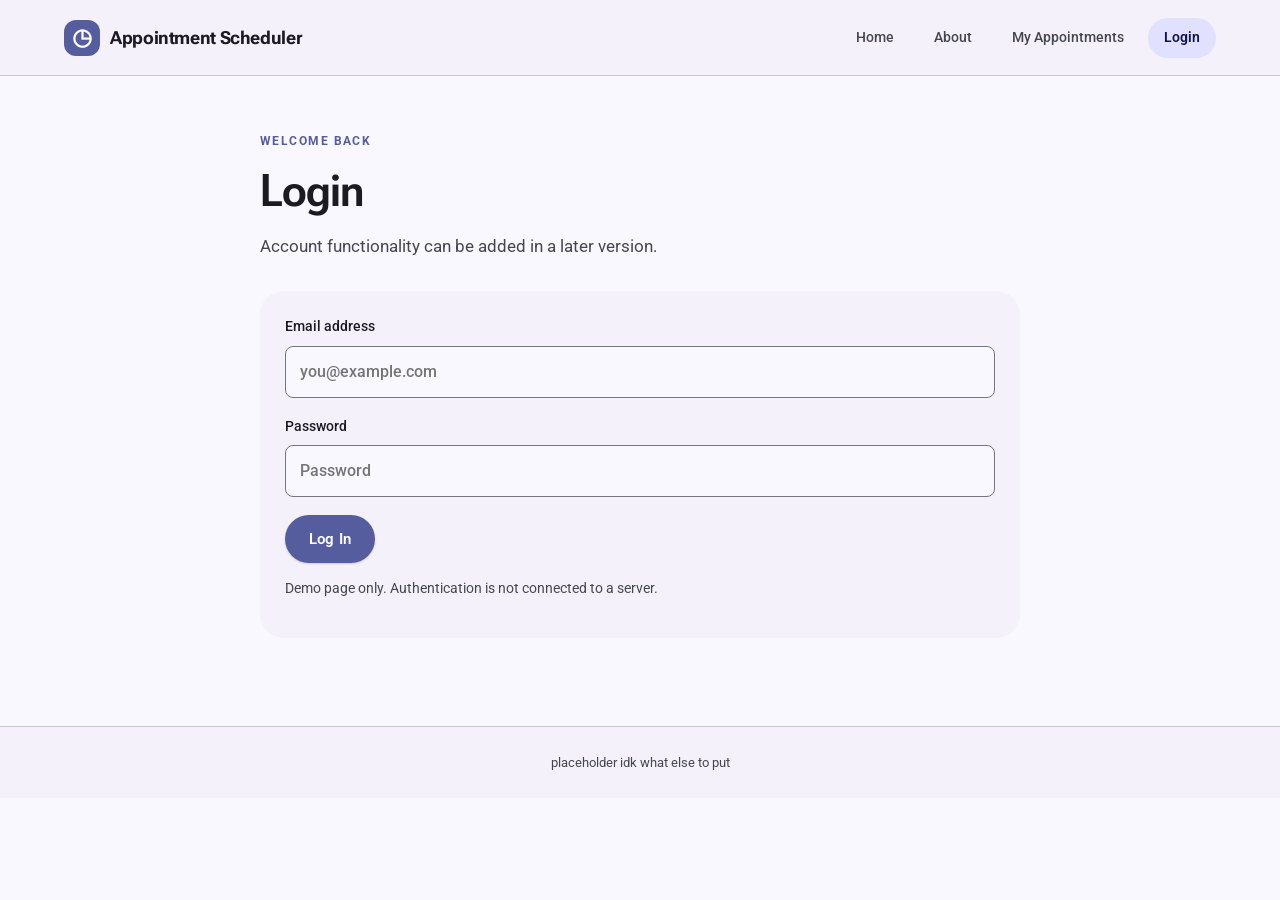
<file: INST630/finalproject/login.html>
<!DOCTYPE html>
<html lang="en">
<head>
  <meta charset="UTF-8">
  <meta name="viewport" content="width=device-width, initial-scale=1.0">
  <title>Login | Appointment Scheduler</title>
  <link rel="stylesheet" href="style.css">
</head>
<body>
  <header class="site-header">
    <a class="brand" href="index.html">Appointment Scheduler</a>
    <nav><a href="index.html">Home</a><a href="about.html">About</a><a href="appointments.html">My Appointments</a><a class="active" href="login.html">Login</a></nav>
  </header>
  <main class="container narrow">
    <div class="page-heading"><p class="eyebrow">WELCOME BACK</p><h1>Login</h1><p>Account functionality can be added in a later version.</p></div>
    <section class="panel">
      <form id="demo-login">
        <label>Email address<input type="email" placeholder="you@example.com" required></label>
        <label>Password<input type="password" placeholder="Password" required></label>
        <button class="button" type="submit">Log In</button>
        <p class="form-message" id="login-message" role="status"></p>
      </form>
      <p class="hint">Demo page only. Authentication is not connected to a server.</p>
    </section>
  </main>
  <footer>placeholder idk what else to put</footer>
  <script>
    document.getElementById('demo-login').addEventListener('submit', event => {
      event.preventDefault();
      document.getElementById('login-message').textContent = 'Login is a placeholder in this prototype.';
    });
  </script>
</body>
</html>
</file>
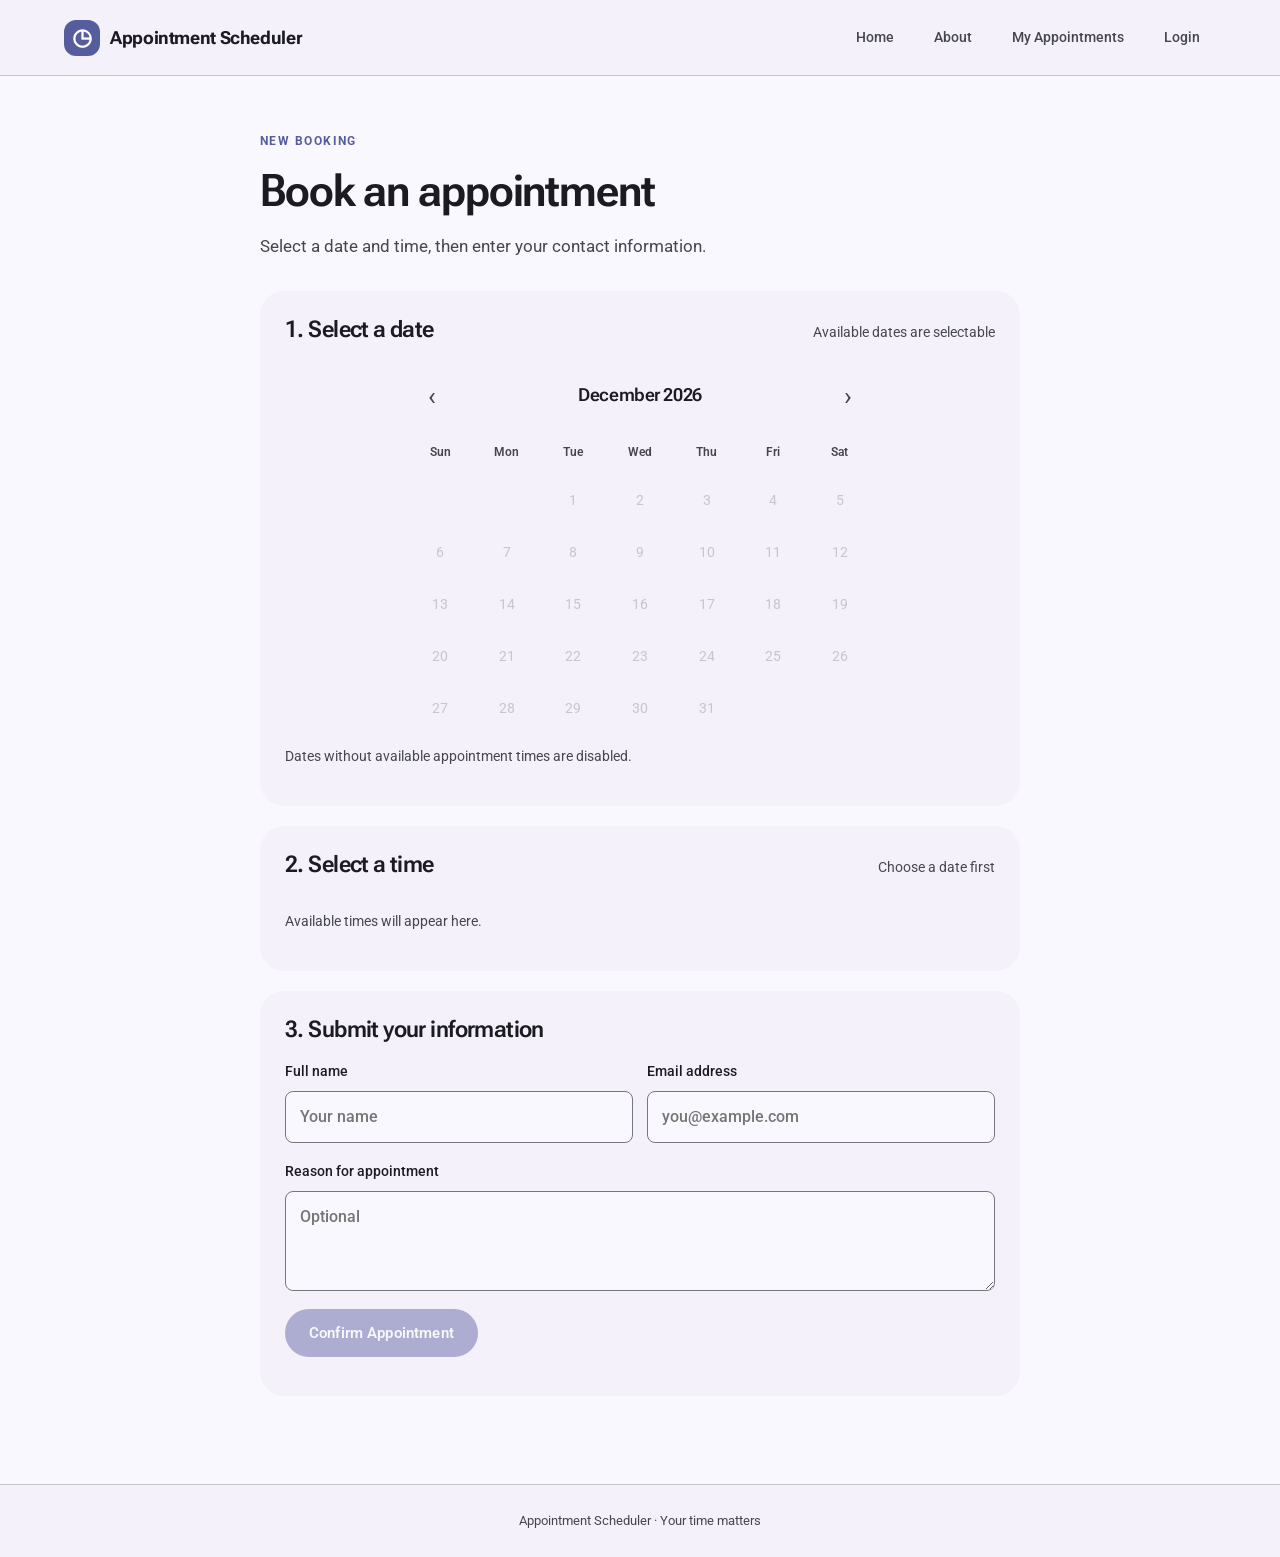
<file: INST630/finalproject/schedule.html>
<!DOCTYPE html>
<html lang="en">
<head>
  <meta charset="UTF-8">
  <meta name="viewport" content="width=device-width, initial-scale=1.0">
  <title>Book an Appointment</title>
  <link rel="stylesheet" href="style.css">
  <script src="app.js" defer></script>
</head>
<body>
  <header class="site-header">
    <a class="brand" href="index.html">Appointment Scheduler</a>
    <nav><a href="index.html">Home</a><a href="about.html">About</a><a href="appointments.html">My Appointments</a><a href="login.html">Login</a></nav>
  </header>
  <main class="container narrow">
    <div class="page-heading"><p class="eyebrow">NEW BOOKING</p><h1>Book an appointment</h1><p>Select a date and time, then enter your contact information.</p></div>
    <section class="panel">
      <div class="section-heading"><h2>1. Select a date</h2><span class="muted">Available dates are selectable</span></div>
      <div class="calendar-header"><button class="icon-button" id="prev-month" aria-label="Previous month">‹</button><h3 id="month-label"></h3><button class="icon-button" id="next-month" aria-label="Next month">›</button></div>
      <div class="calendar-grid" id="calendar">
        <span class="weekday">Sun</span><span class="weekday">Mon</span><span class="weekday">Tue</span><span class="weekday">Wed</span><span class="weekday">Thu</span><span class="weekday">Fri</span><span class="weekday">Sat</span>
      </div>
      <p class="hint">Dates without available appointment times are disabled.</p>
    </section>
    <section class="panel">
      <div class="section-heading"><h2>2. Select a time</h2><span class="muted" id="selected-date-label">Choose a date first</span></div>
      <div id="time-slots" class="time-slots"><p class="muted">Available times will appear here.</p></div>
    </section>
    <section class="panel">
      <h2>3. Submit your information</h2>
      <form id="booking-form">
        <div class="form-grid">
          <label>Full name<input name="name" required placeholder="Your name"></label>
          <label>Email address<input name="email" type="email" required placeholder="you@example.com"></label>
        </div>
        <label>Reason for appointment <textarea name="reason" rows="3" placeholder="Optional"></textarea></label>
        <button class="button" type="submit" id="confirm-button" disabled>Confirm Appointment</button>
        <p class="form-message" id="booking-message" role="status"></p>
      </form>
    </section>
  </main>
  <footer>Appointment Scheduler · Your time matters</footer>
</body>
</html>
</file>
<file: INST630/finalproject/style.css>
@import url('https://fonts.googleapis.com/css2?family=Roboto:wght@400;500;600;700&family=Roboto+Flex:opsz,wght@8..144,500;8..144,600;8..144,700&display=swap');

:root {
  color-scheme: light;
  --md-primary: #565d9e;
  --md-on-primary: #ffffff;
  --md-primary-container: #e1e0ff;
  --md-on-primary-container: #11144b;
  --md-secondary: #5d5d72;
  --md-secondary-container: #e3e1f9;
  --md-on-secondary-container: #191a2c;
  --md-tertiary-container: #ffdad6;
  --md-on-tertiary-container: #410006;
  --md-background: #faf8ff;
  --md-surface: #faf8ff;
  --md-surface-container-low: #f4f1fa;
  --md-surface-container: #efedf5;
  --md-surface-container-high: #e9e7ef;
  --md-outline: #777680;
  --md-outline-variant: #c7c5d0;
  --md-on-surface: #1b1b21;
  --md-on-surface-variant: #464650;
  --md-success: #386a45;
  --md-error: #ba1a1a;
  --ink: var(--md-on-surface);
  --muted: var(--md-on-surface-variant);
  --line: var(--md-outline-variant);
  --soft: var(--md-surface-container-low);
  --accent: var(--md-primary);
  --accent-dark: #414785;
  --white: #ffffff;
  font-family: 'Roboto', Arial, sans-serif;
}

* { box-sizing: border-box; }
html { min-width: 320px; background: var(--md-background); }
body {
  margin: 0;
  min-height: 100vh;
  color: var(--md-on-surface);
  background: var(--md-background);
  font-family: 'Roboto', Arial, sans-serif;
  font-size: 1rem;
  line-height: 1.5;
}
a { color: inherit; text-decoration: none; }
button, input, textarea { font: inherit; }
button { -webkit-tap-highlight-color: transparent; }

.site-header {
  min-height: 76px;
  padding: 0 max(5vw, 24px);
  display: flex;
  justify-content: space-between;
  align-items: center;
  gap: 24px;
  background: var(--md-surface-container-low);
  border-bottom: 1px solid var(--md-outline-variant);
}
.brand {
  display: inline-flex;
  align-items: center;
  gap: 10px;
  color: var(--md-on-surface);
  font-family: 'Roboto Flex', 'Roboto', sans-serif;
  font-size: 1.15rem;
  font-weight: 700;
  letter-spacing: -.02em;
}
.brand::before {
  content: '◷';
  display: grid;
  place-items: center;
  width: 36px;
  height: 36px;
  border-radius: 12px;
  color: var(--md-on-primary);
  background: var(--md-primary);
  font-size: 1.45rem;
}
nav { display: flex; gap: 8px; align-items: center; }
nav a {
  display: inline-flex;
  align-items: center;
  min-height: 40px;
  padding: 0 16px;
  border-radius: 100px;
  color: var(--md-on-surface-variant);
  font-size: .9rem;
  font-weight: 500;
  transition: background .18s ease, color .18s ease;
}
nav a:hover { background: var(--md-surface-container-high); color: var(--md-on-surface); }
nav a.active {
  color: var(--md-on-primary-container);
  background: var(--md-primary-container);
  font-weight: 600;
}
.container { width: min(1040px, calc(100% - 48px)); margin: 56px auto 88px; }
.narrow { width: min(760px, calc(100% - 48px)); }
.hero {
  padding: clamp(52px, 8vw, 88px) 30px;
  border-radius: 32px;
  text-align: center;
  background: var(--md-primary-container);
  color: var(--md-on-primary-container);
}
.eyebrow {
  color: var(--md-primary);
  font-size: .75rem;
  font-weight: 700;
  letter-spacing: .12em;
  margin: 0 0 14px;
}
h1, h2, h3 {
  font-family: 'Roboto Flex', 'Roboto', sans-serif;
  line-height: 1.2;
  letter-spacing: -.025em;
}
h1 { font-size: clamp(2.1rem, 5vw, 3.5rem); margin: 0 0 16px; font-weight: 600; }
h2 { font-size: 1.45rem; margin: 0 0 18px; font-weight: 600; }
h3 { font-size: 1.08rem; margin: 0 0 8px; font-weight: 600; }
.hero p:not(.eyebrow), .page-heading > p:last-child {
  color: var(--md-on-surface-variant);
  max-width: 580px;
  margin: 0 auto 28px;
  font-size: 1.05rem;
}
.button {
  display: inline-flex;
  justify-content: center;
  align-items: center;
  min-height: 48px;
  border: 0;
  border-radius: 100px;
  padding: 0 24px;
  background: var(--md-primary);
  color: var(--md-on-primary);
  font-size: .92rem;
  font-weight: 600;
  letter-spacing: .01em;
  cursor: pointer;
  box-shadow: 0 1px 2px rgba(25, 25, 35, .18);
  transition: background .18s ease, box-shadow .18s ease, transform .18s ease;
}
.button:hover { background: var(--accent-dark); box-shadow: 0 2px 5px rgba(25, 25, 35, .22); }
.button:active { transform: translateY(1px); box-shadow: none; }
.button:focus-visible, button:focus-visible, a:focus-visible, input:focus-visible, textarea:focus-visible {
  outline: 3px solid #858bd0;
  outline-offset: 3px;
}
.button:disabled { opacity: .45; cursor: not-allowed; box-shadow: none; }
.steps { margin-top: 56px; }
.steps > h2 { text-align: center; margin-bottom: 24px; }
.card-grid { display: grid; gap: 18px; }
.card-grid.three { grid-template-columns: repeat(3, 1fr); }
.card, .panel, .appointment-card, .stat-card {
  background: var(--md-surface-container-low);
  border: 1px solid transparent;
  border-radius: 24px;
  padding: 24px;
}
.card { transition: background .18s ease, box-shadow .18s ease; }
.card:hover { background: var(--md-surface-container); box-shadow: 0 2px 8px rgba(30, 28, 45, .08); }
.card p, .panel p { color: var(--md-on-surface-variant); }
.step-number {
  display: inline-block;
  color: var(--md-primary);
  font-size: .8rem;
  font-weight: 700;
  letter-spacing: .1em;
  margin-bottom: 14px;
}
.page-heading { margin-bottom: 32px; }
.page-heading h1 { font-size: clamp(2rem, 4vw, 2.8rem); }
.page-heading > p:last-child { margin: 0; }
.panel { margin-bottom: 20px; }
.section-heading { display: flex; justify-content: space-between; gap: 12px; align-items: baseline; }
.section-heading h2 { margin-bottom: 18px; }
.muted, .hint { color: var(--md-on-surface-variant); font-size: .875rem; }
.hint { margin-top: 14px; }
.calendar-header {
  display: flex;
  align-items: center;
  justify-content: space-between;
  max-width: 460px;
  margin: 12px auto 16px;
}
.calendar-header h3 { margin: 0; font-size: 1.1rem; }
.icon-button {
  display: grid;
  place-items: center;
  width: 44px;
  height: 44px;
  border: 0;
  border-radius: 50%;
  background: transparent;
  color: var(--md-on-surface-variant);
  font-size: 1.6rem;
  cursor: pointer;
  transition: background .18s ease;
}
.icon-button:hover { background: var(--md-surface-container-high); }
.calendar-grid {
  display: grid;
  grid-template-columns: repeat(7, minmax(0, 1fr));
  gap: 6px;
  max-width: 460px;
  margin: auto;
}
.weekday {
  display: grid;
  place-items: center;
  min-height: 38px;
  color: var(--md-on-surface-variant);
  font-size: .78rem;
  font-weight: 600;
}
.day, .calendar-blank { min-height: 46px; }
.calendar-blank { display: block; }
.day {
  display: grid;
  place-items: center;
  width: 100%;
  border: 1px solid transparent;
  border-radius: 50%;
  background: transparent;
  color: var(--md-on-surface);
  cursor: pointer;
  font-size: .9rem;
  transition: background .16s ease, color .16s ease, border-color .16s ease;
}
.day:hover:not(:disabled) { background: var(--md-surface-container-high); }
.day.available { color: var(--md-primary); font-weight: 600; }
.day.selected, .time-button.selected {
  background: var(--md-primary);
  color: var(--md-on-primary);
  border-color: var(--md-primary);
}
.day:disabled { color: #a4a2ac; cursor: not-allowed; opacity: .55; }
.time-slots { display: flex; flex-wrap: wrap; gap: 12px; }
.time-button {
  min-height: 44px;
  padding: 0 18px;
  border: 1px solid var(--md-outline);
  background: transparent;
  color: var(--md-on-surface);
  border-radius: 100px;
  cursor: pointer;
  font-size: .9rem;
  font-weight: 500;
  transition: background .16s ease, border-color .16s ease;
}
.time-button:hover { background: var(--md-surface-container); border-color: var(--md-primary); }
.time-button.selected { border-color: var(--md-primary); }
form label {
  display: block;
  color: var(--md-on-surface);
  font-size: .9rem;
  font-weight: 500;
  margin-bottom: 18px;
}
input, textarea {
  display: block;
  width: 100%;
  min-height: 52px;
  margin-top: 8px;
  border: 1px solid var(--md-outline);
  border-radius: 8px;
  padding: 13px 14px;
  font-size: 1rem;
  background: var(--md-surface);
  color: var(--md-on-surface);
  transition: border-color .16s ease, box-shadow .16s ease;
}
textarea { min-height: 100px; resize: vertical; }
input:hover, textarea:hover { border-color: var(--md-on-surface); }
input:focus, textarea:focus {
  outline: 2px solid var(--md-primary);
  outline-offset: -2px;
  border-color: var(--md-primary);
}
.form-grid { display: grid; grid-template-columns: repeat(2, minmax(0, 1fr)); gap: 14px; }
.form-message { color: var(--md-primary); font-size: .9rem; }
.appointment-list { display: grid; gap: 14px; margin-bottom: 28px; }
.appointment-card {
  display: flex;
  justify-content: space-between;
  align-items: center;
  gap: 18px;
  background: var(--md-surface-container-low);
}
.appointment-card p { margin: 5px 0 0; }
.small { font-size: .82rem; }
.appointment-actions { display: flex; flex-direction: column; align-items: flex-end; gap: 10px; }
.status {
  font-size: .78rem;
  text-transform: capitalize;
  border-radius: 100px;
  padding: 6px 12px;
  background: #d8efdc;
  color: #174d2a;
  font-weight: 600;
}
.status.cancelled { background: var(--md-tertiary-container); color: var(--md-on-tertiary-container); }
.text-button {
  min-height: 40px;
  border: 0;
  border-radius: 100px;
  padding: 0 14px;
  background: transparent;
  color: var(--md-error);
  cursor: pointer;
  font-size: .88rem;
  font-weight: 600;
}
.text-button:hover { background: #fce8e6; }
.empty-state {
  padding: 32px;
  text-align: center;
  border: 1px dashed var(--md-outline);
  border-radius: 24px;
  color: var(--md-on-surface-variant);
  background: var(--md-surface-container-low);
}
.stats-grid { display: grid; grid-template-columns: repeat(3, 1fr); gap: 16px; margin-bottom: 22px; }
.stat-card { background: var(--md-secondary-container); }
.stat-card span { color: var(--md-on-secondary-container); font: 700 2.2rem 'Roboto Flex', sans-serif; }
.stat-card p { margin: 4px 0 0; color: var(--md-on-surface-variant); font-size: .9rem; }
footer {
  border-top: 1px solid var(--md-outline-variant);
  padding: 26px 20px;
  text-align: center;
  color: var(--md-on-surface-variant);
  font-size: .82rem;
  background: var(--md-surface-container-low);
}

@media (max-width: 680px) {
  .site-header { padding: 16px 20px; align-items: flex-start; flex-direction: column; gap: 12px; }
  nav { flex-wrap: wrap; gap: 4px; }
  nav a { min-height: 38px; padding: 0 12px; }
  .container, .narrow { width: min(100% - 32px, 760px); margin-top: 34px; }
  .hero { padding: 54px 20px; border-radius: 26px; }
  .card-grid.three, .stats-grid, .form-grid { grid-template-columns: 1fr; }
  .section-heading { display: block; }
  .section-heading .muted { display: block; margin: -8px 0 14px; }
  .panel, .card, .appointment-card, .stat-card { padding: 20px; border-radius: 20px; }
  .appointment-card { align-items: flex-start; }
  .appointment-actions { align-items: flex-end; }
  .calendar-grid { gap: 3px; }
  .day, .calendar-blank { min-height: 42px; }
  .weekday { min-height: 34px; font-size: .72rem; }
}
@media (prefers-reduced-motion: reduce) {
  *, *::before, *::after { scroll-behavior: auto !important; transition-duration: .01ms !important; }
}
</file>
<file: INST630/hw8/styles.css>
body {
  font-family: Arial, sans-serif;
  margin: 0;
  background-color: #f5f5f5;
  color: #222;
}

header {
  background-color: #006699;
  color: white;
  padding: 20px;
  text-align: center;
}

main {
  max-width: 800px;
  margin: auto;
  padding: 20px;
}

.controls {
  display: flex;
  flex-wrap: wrap;
  align-items: center;
  gap: 10px;
  margin-bottom: 20px;
}

button,
select {
  padding: 10px 15px;
  font: inherit;
}

button {
  cursor: pointer;
}

button:hover {
  background-color: #e8f2f7;
}

.cuisine-filter {
  display: flex;
  align-items: center;
  flex-wrap: wrap;
  gap: 8px;
}

.restaurant-card {
  background-color: white;
  border: 1px solid #ccc;
  border-radius: 6px;
  padding: 15px;
  margin-bottom: 15px;
}

.restaurant-card h2 {
  color: #006699;
  margin-top: 0;
}

.restaurant-card p {
  margin: 8px 0;
}

.empty-message {
  padding: 15px;
  background-color: white;
  border: 1px solid #ccc;
  border-radius: 6px;
}
</file>
<file: INST630/homework3.css>
/* =========================================================
   Recipe Card
   Mobile-first layout using CSS Grid + Flexbox
   ========================================================= */
:root {
    --color-background: #f5efe6;
    --color-surface: #fffdf9;
    --color-surface-alt: #f2e4d3;
    --color-primary: #6b3525;
    --color-accent: #c56b3f;
    --color-text: #2f2925;
    --color-muted: #625a54;
    --color-border: #dccfc1;
    --space-xs: 0.5rem;
    --space-sm: 0.75rem;
    --space-md: 1rem;
    --space-lg: 1.5rem;
    --space-xl: 2rem;
    --space-2xl: 3rem;
    --font-body: system-ui, -apple-system, BlinkMacSystemFont, "Segoe UI", sans-serif;
    --font-heading: Georgia, "Times New Roman", serif;
    --text-sm: 0.875rem;
    --text-base: 1rem;
    --text-xl: 1.5rem;
    --text-2xl: clamp(2rem, 5vw, 3.5rem);
    --radius-sm: 0.5rem;
    --radius-md: 1rem;
    --shadow: 0 0.75rem 2rem rgba(47, 41, 37, 0.10);
}

/* ---------- Base / Reset ---------- */
*,
*::before,
*::after {
    box-sizing: border-box;
}

html {
    min-height: 100%;
}

body {
    min-height: 100vh;
    margin: 0;
    background: var(--color-background);
    color: var(--color-text);
    font-family: var(--font-body);
    font-size: var(--text-base);
    line-height: 1.6;
}

img {
    display: block;
    max-width: 100%;
}

h1,
h2,
p {
    margin-top: 0;
}

h1,
h2 {
    font-family: var(--font-heading);
    line-height: 1.15;
}

h2 {
    margin-bottom: var(--space-lg);
    color: var(--color-primary);
    font-size: var(--text-xl);
}

/* ---------- Page Grid ---------- */
.recipe-container {
    width: min(100% - 2rem, 75rem);
    min-height: 100vh;
    margin: 0 auto;
    padding: var(--space-md);
    display: grid;
    grid-template-areas:
        "header"
        "meta"
        "description"
        "ingredients"
        "instructions"
        "footer";
    grid-template-columns: 1fr;
    gap: var(--space-md);
}

/* ---------- Header ---------- */
.recipe-header {
    grid-area: header;
    display: flex;
    flex-direction: column;
    justify-content: center;
    gap: var(--space-lg);
    overflow: hidden;
    padding: var(--space-xl);
    background: var(--color-primary);
    border-radius: var(--radius-md);
    box-shadow: var(--shadow);
}

.recipe-title {
    margin-bottom: 0;
    color: var(--color-surface);
    font-size: var(--text-2xl);
    text-wrap: balance;
}

.recipe-image {
    width: 100%;
    height: clamp(12rem, 40vw, 20rem);
    object-fit: cover;
    border-radius: var(--radius-sm);
}

/* ---------- Recipe Metadata ---------- */
.recipe-meta {
    grid-area: meta;
    display: flex;
    flex-wrap: wrap;
    gap: var(--space-sm);
}

.meta-item {
    flex: 1 1 8rem;
    min-width: 8rem;
    padding: var(--space-md);
    background: var(--color-surface);
    border: 1px solid var(--color-border);
    border-radius: var(--radius-sm);
}

.meta-item strong {
    display: block;
    color: var(--color-primary);
    font-size: var(--text-sm);
}

/* ---------- Description ---------- */
.recipe-description {
    grid-area: description;
    padding: var(--space-lg);
    background: var(--color-surface-alt);
    border-left: 0.35rem solid var(--color-accent);
    border-radius: var(--radius-sm);
}

.recipe-description p {
    max-width: 70ch;
    margin-bottom: 0;
}

/* ---------- Shared Content Sections ---------- */
.ingredients-section,
.instructions-section {
    padding: var(--space-lg);
    background: var(--color-surface);
    border: 1px solid var(--color-border);
    border-radius: var(--radius-md);
    box-shadow: var(--shadow);
}

/* ---------- Ingredients ---------- */
.ingredients-section {
    grid-area: ingredients;
}

.ingredients-list {
    display: flex;
    flex-direction: column;
    gap: var(--space-xs);
    margin: 0;
    padding: 0;
    list-style: none;
}

.ingredients-list li {
    background: var(--color-background);
    border-radius: var(--radius-sm);
}

.ingredients-list label {
    display: flex;
    align-items: center;
    gap: var(--space-md);
    min-height: 3rem;
    padding: var(--space-sm) var(--space-md);
    cursor: pointer;
}

.ingredients-list input[type="checkbox"] {
    flex: 0 0 auto;
    width: 1.25rem;
    height: 1.25rem;
    margin: 0;
    accent-color: var(--color-accent);
    cursor: pointer;
}

.ingredients-list label span {
    transition: color 0.15s ease, text-decoration 0.15s ease;
}

.ingredients-list input[type="checkbox"]:checked+span {
    color: var(--color-muted);
    text-decoration: line-through;
    text-decoration-thickness: 0.1rem;
}

.ingredients-list label:focus-within {
    outline: 2px solid var(--color-accent);
    outline-offset: 2px;
}

/* ---------- Instructions ---------- */
.instructions-section {
    grid-area: instructions;
}

.instructions-list {
    display: flex;
    flex-direction: column;
    gap: var(--space-md);
    margin: 0;
    padding: 0;
    list-style: none;
    counter-reset: recipe-step;
}

.instruction-step {
    position: relative;
    display: flex;
    align-items: flex-start;
    gap: var(--space-md);
    padding: var(--space-md);
    background: var(--color-background);
    border-radius: var(--radius-sm);
    counter-increment: recipe-step;
}

.instruction-step::before {
    content: counter(recipe-step);
    flex: 0 0 2rem;
    display: flex;
    align-items: center;
    justify-content: center;
    width: 2rem;
    height: 2rem;
    background: var(--color-accent);
    border-radius: 50%;
    color: var(--color-surface);
    font-weight: 700;
}

.instruction-step strong {
    color: var(--color-primary);
}

/* ---------- Footer ---------- */
.recipe-footer {
    grid-area: footer;
    display: flex;
    flex-wrap: wrap;
    justify-content: space-between;
    gap: var(--space-sm) var(--space-lg);
    padding: var(--space-md) 0;
    color: var(--color-muted);
    font-size: var(--text-sm);
}

.recipe-footer p {
    margin-bottom: 0;
}

/* ---------- Desktop Layout ---------- */
@media (min-width: 48rem) {
    .recipe-container {
        padding: var(--space-xl) 0;
        grid-template-areas:
            "header header"
            "description description"
            "meta meta"
            "ingredients instructions"
            "footer footer";
        grid-template-columns: minmax(16rem, 0.8fr) minmax(0, 1.7fr);
        align-content: start;
        gap: var(--space-lg);
    }

    .recipe-header {
        display: grid;
        grid-template-columns: 1.25fr 1fr;
        align-items: center;
        padding: var(--space-xl);
    }

    .recipe-image {
        height: 18rem;
        border-color: var(--color-border);
    }

    .ingredients-section,
    .instructions-section {
        min-height: 100%;
    }
}

@media (min-width: 75rem) {
    .recipe-container {
        grid-template-areas:
            "header header"
            "description description"
            "meta meta"
            "ingredients instructions"
            "footer footer";
    }

    .recipe-header {
        padding: var(--space-2xl);
    }
}

@media (prefers-reduced-motion: reduce) {

    *,
    *::before,
    *::after {
        scroll-behavior: auto !important;
        transition: none !important;
    }
}
</file>
<file: INST630/homework4.css>
/* =====================================================
   TUTORIAL 4: JAVASCRIPT FUNDAMENTALS
   Reinforcing: CSS variables, grid, flexbox
   ===================================================== */

:root {
    /* color */
    --color-bg: #f3f3f3;
    --color-card: #ffffff;
    --color-text: #1a1917;
    --color-muted: #433d34;
    --color-border: #cccccc;
    --color-accent: #fcd44b;

    --color-yes: #4a90a4;
    --color-yes-light: hsl(195, 38%, 92%);
    /* derived */
    --color-no: #e55a5a;
    --color-no-light: hsl(0, 70%, 93%);
    /* derived from red, same method */

    --color-task-bg: #fcfcfc;
    --color-task-border: #cccccc;
    --color-stretch: #fff9d8;

    /* spacing */
    --space-xs: 0.375rem;
    --space-sm: 0.625rem;
    --space-md: 1rem;
    --space-lg: 1.75rem;
    --space-xl: 2.5rem;

    /* shape */
    --radius: 0.75rem;
    --radius-sm: 0.375rem;
}

/* ── reset ──────────────────────────────────────────── */
*,
*::before,
*::after {
    box-sizing: border-box;
    margin: 0;
    padding: 0;
}

body {
    font-family: Georgia, serif;
    background: var(--color-bg);
    color: var(--color-text);
    min-height: 100vh;
    padding: var(--space-lg);
    line-height: 1.6;
}

/* ── page layout: card + tasks side by side ─────────── */
.page {
    display: grid;
    grid-template-columns: 26rem 1fr;
    gap: var(--space-xl);
    align-items: start;
    max-width: 72rem;
    margin: 0 auto;
}

@media (max-width: 52rem) {
    .page {
        grid-template-columns: 1fr;
    }
}

/* ── RSVP card ──────────────────────────────────────── */
.card {
    background: var(--color-card);
    border: 1px solid var(--color-border);
    border-radius: var(--radius);
    padding: var(--space-xl);
    display: grid;
    gap: var(--space-lg);
    position: sticky;
    top: var(--space-lg);
}

.event-header {
    display: grid;
    gap: var(--space-xs);
    padding-bottom: var(--space-lg);
    border-bottom: 1px solid var(--color-border);
}

.event-title {
    font-size: 1.5rem;
    font-weight: normal;
}

.event-meta {
    font-size: 0.9rem;
}

/* ── inputs ─────────────────────────────────────────── */
.field,
.guest-field {
    display: grid;
    gap: var(--space-sm);
}

label {
    font-size: 0.8rem;
    text-transform: uppercase;
    letter-spacing: 0.05em;
    color: var(--color-muted);
    font-family: system-ui, sans-serif;
}

input {
    border: 1px solid var(--color-border);
    border-radius: var(--radius-sm);
    padding: var(--space-sm) var(--space-md);
    font-family: inherit;
    font-size: 1rem;
    color: var(--color-text);
    width: 100%;
    background: var(--color-card);
}

input:focus {
    outline: 2px solid var(--color-accent);
    outline-offset: 2px;
    border-color: transparent;
}

/* ── yes / no buttons ───────────────────────────────── */
.rsvp-buttons {
    display: flex;
    gap: var(--space-md);
}

.btn {
    flex: 1;
    padding: var(--space-sm) var(--space-md);
    border: 2px solid var(--color-border);
    border-radius: var(--radius-sm);
    background: var(--color-card);
    font-family: inherit;
    font-size: 1rem;
    cursor: pointer;
    color: var(--color-text);
    transition: background 0.15s ease, border-color 0.15s ease, color 0.15s ease;
}

.btn:hover {
    border-color: var(--color-muted);
}

/* active states — JS adds/removes the .active class */
.btn-yes.active {
    background: var(--color-yes-light);
    border-color: var(--color-yes);
    color: var(--color-yes);
}

.btn-no.active {
    background: var(--color-no-light);
    border-color: var(--color-no);
    color: var(--color-no);
}

/* ── response messages ──────────────────────────────── */
.confirmation {
    background: var(--color-yes-light);
    color: var(--color-yes);
    border-radius: var(--radius-sm);
    padding: var(--space-md);
    font-size: 0.95rem;
    line-height: 1.5;
}

.regret {
    background: var(--color-no-light);
    color: var(--color-no);
    border-radius: var(--radius-sm);
    padding: var(--space-md);
    font-size: 0.95rem;
}

/* ── utility ─────────────────────────────────────────── */
.hidden {
    display: none;
}

/* ── tasks panel ─────────────────────────────────────── */
.tasks-panel {
    display: grid;
    gap: var(--space-lg);
    font-family: system-ui, sans-serif;
}

.tasks-panel h2 {
    font-size: 1.3rem;
    font-weight: 600;
    background: var(--color-accent);
    padding: 0.2rem 1rem;
}

.tasks-panel .intro {
    font-size: 0.95rem;
}

.task-group {
    background: var(--color-task-bg);
    border: 1px solid var(--color-task-border);
    border-radius: var(--radius-sm);
    padding: var(--space-lg);
    display: grid;
    gap: var(--space-sm);
}

.task-group h3 {
    font-size: 0.95rem;
    font-weight: 600;
    text-transform: uppercase;
    letter-spacing: 0.04em;
    color: var(--color-text);

    border-left: 0.8rem solid var(--color-accent);
    padding-left: 0.6rem;
}

.task-group p {
    font-size: 0.9rem;
    color: var(--color-muted);
    line-height: 1.6;
}

.task-group code {
    font-family: "Monaco", "Menlo", monospace;
    font-size: 0.85em;
    background: rgba(0, 0, 0, 0.06);
    padding: 0.1em 0.35em;
    border-radius: 0.2rem;
    color: var(--color-text);
}

.task-stretch {
    background: var(--color-stretch);
    border-color: #e6c84a;
}
</file>
<file: INST630/homework5.css>
/* =====================================================
   TUTORIAL 5: ARRAY METHODS FOR DATA
   Consistent styling with previous tutorials
   ===================================================== */

/* ROOT VARIABLES */
:root {
    --primary-color: #007cba;
    --secondary-color: #28a745;
    --background-color: #f8f9fa;
    --card-background: #ffffff;
    --text-color: #333;
    --border-color: #ddd;
    --shadow: 0 0.125rem 0.25rem rgba(0, 0, 0, 0.1);
    --border-radius: 0.5rem;
    --spacing-sm: 0.5rem;
    --spacing-md: 1rem;
    --spacing-lg: 1.5rem;
    --spacing-xl: 2rem;
}

/* BASE STYLES */
* {
    box-sizing: border-box;
}

body {
    font-family: system-ui, -apple-system, sans-serif;
    margin: 0;
    padding: var(--spacing-md);
    background: var(--background-color);
    color: var(--text-color);
    line-height: 1.6;
}

.container {
    max-width: 50rem;
    margin: 0 auto;
}

/* HEADER */
header {
    text-align: center;
    margin-bottom: var(--spacing-xl);
    padding: var(--spacing-xl);
    background: var(--card-background);
    border-radius: var(--border-radius);
    box-shadow: var(--shadow);
}

header h1 {
    color: var(--primary-color);
    margin-bottom: var(--spacing-sm);
}

header p {
    color: #666;
    font-size: 1.1rem;
    margin: 0;
}

/* METHOD SECTIONS */
.method-section {
    background: var(--card-background);
    margin-bottom: var(--spacing-lg);
    padding: var(--spacing-xl);
    border-radius: var(--border-radius);
    box-shadow: var(--shadow);
    border-left: 0.25rem solid var(--primary-color);
}

.method-section h2 {
    color: var(--primary-color);
    margin-top: 0;
    margin-bottom: var(--spacing-sm);
}

.method-section p {
    margin-bottom: var(--spacing-lg);
    color: #666;
}

.method-section code {
    background: #f8f9fa;
    padding: 0.125rem 0.25rem;
    border-radius: 0.25rem;
    font-family: 'Courier New', monospace;
    font-size: 0.875rem;
    color: var(--primary-color);
}

/* DEMO AREAS */
.demo-area {
    background: #f8f9fa;
    padding: var(--spacing-lg);
    border-radius: var(--border-radius);
    border: 2px dashed var(--border-color);
    margin-bottom: var(--spacing-md);
}

/* BUTTONS */
.method-button {
    background: var(--primary-color);
    color: white;
    border: none;
    padding: var(--spacing-sm) var(--spacing-lg);
    border-radius: var(--border-radius);
    cursor: pointer;
    font-size: 1rem;
    font-weight: bold;
    transition: all 0.2s ease;
    display: block;
    margin-bottom: var(--spacing-md);
}

.method-button:hover {
    background: #005a87;
    transform: translateY(-1px);
}

.method-button:focus {
    outline: 2px solid var(--secondary-color);
    outline-offset: 2px;
}

/* RESULT AREAS */
.result-area {
    background: white;
    border: 2px solid var(--border-color);
    border-radius: var(--border-radius);
    padding: var(--spacing-md);
    min-height: 6rem;
    max-height: 20rem;
    overflow-y: auto;
}

.placeholder {
    color: #666;
    font-style: italic;
    text-align: center;
    margin: var(--spacing-md) 0;
}

/* RESULT CONTENT STYLING */
.restaurant-item {
    padding: var(--spacing-sm);
    border-bottom: 1px solid #eee;
    margin-bottom: var(--spacing-sm);
}

.restaurant-item:last-child {
    border-bottom: none;
    margin-bottom: 0;
}

.restaurant-name {
    font-weight: bold;
    color: var(--primary-color);
}

.restaurant-cuisine {
    color: #666;
    font-size: 0.9rem;
}

.restaurant-rating {
    color: var(--secondary-color);
    font-weight: bold;
}

.restaurant-price {
    background: #fff3cd;
    padding: 0.125rem 0.25rem;
    border-radius: 0.25rem;
    font-size: 0.8rem;
    color: #856404;
    display: inline-block;
}

/* LIST STYLES FOR MAP RESULTS */
.name-list {
    list-style: none;
    padding: 0;
    margin: 0;
}

.name-list li {
    padding: var(--spacing-sm);
    border-bottom: 1px solid #eee;
    transition: background-color 0.2s;
}

.name-list li:hover {
    background: #f8f9fa;
}

.name-list li:last-child {
    border-bottom: none;
}

/* FOUND ITEM SPECIAL STYLING */
.found-restaurant {
    background: linear-gradient(135deg, var(--secondary-color), #20c997);
    color: white;
    padding: var(--spacing-md);
    border-radius: var(--border-radius);
    text-align: center;
}

.found-restaurant .restaurant-name {
    color: white;
    font-size: 1.2rem;
    margin-bottom: var(--spacing-sm);
}

/* EXPLANATIONS */
.explanation {
    background: #e8f5e8;
    padding: var(--spacing-md);
    border-radius: var(--border-radius);
    border-left: 0.25rem solid var(--secondary-color);
}

.explanation p {
    margin: 0;
    font-style: italic;
    color: #155724;
}

/* TUTORIAL INSTRUCTIONS */
.tutorial-instructions {
    background: white;
    padding: var(--spacing-xl);
    border-radius: var(--border-radius);
    box-shadow: var(--shadow);
    border-left: 0.25rem solid var(--secondary-color);
}

.tutorial-instructions h2 {
    color: var(--secondary-color);
    margin-top: 0;
}

.tutorial-instructions h3 {
    color: var(--primary-color);
    margin-top: var(--spacing-lg);
    margin-bottom: var(--spacing-sm);
}

.tutorial-instructions code {
    background: #f8f9fa;
    padding: 0.125rem 0.25rem;
    border-radius: 0.25rem;
    font-family: 'Courier New', monospace;
    font-size: 0.875rem;
    color: var(--primary-color);
}

.tutorial-instructions ol li {
    margin-bottom: var(--spacing-sm);
}

.tutorial-instructions ul li {
    margin-bottom: 0.25rem;
}

/* RESPONSIVE DESIGN */
@media (max-width: 48rem) {
    .container {
        padding: var(--spacing-sm);
    }
    
    .method-section {
        padding: var(--spacing-md);
    }
    
    .demo-area {
        padding: var(--spacing-md);
    }
    
    .result-area {
        max-height: 15rem;
    }
}
</file>
<file: INST630/homework6.css>
/* =====================================================
   TUTORIAL 6: LOAD REAL DATA
   Consistent styling with previous tutorials + async states
   ===================================================== */

/* ROOT VARIABLES */
:root {
    --primary-color: #007cba;
    --secondary-color: #28a745;
    --warning-color: #ffc107;
    --error-color: #dc3545;
    --background-color: #f8f9fa;
    --card-background: #ffffff;
    --text-color: #333;
    --border-color: #ddd;
    --shadow: 0 0.125rem 0.25rem rgba(0, 0, 0, 0.1);
    --border-radius: 0.5rem;
    --spacing-sm: 0.5rem;
    --spacing-md: 1rem;
    --spacing-lg: 1.5rem;
    --spacing-xl: 2rem;
}

/* BASE STYLES */
* {
    box-sizing: border-box;
}

body {
    font-family: system-ui, -apple-system, sans-serif;
    margin: 0;
    padding: var(--spacing-md);
    background: var(--background-color);
    color: var(--text-color);
    line-height: 1.6;
}

.container {
    max-width: 50rem;
    margin: 0 auto;
}

/* HEADER */
header {
    text-align: center;
    margin-bottom: var(--spacing-xl);
    padding: var(--spacing-xl);
    background: var(--card-background);
    border-radius: var(--border-radius);
    box-shadow: var(--shadow);
}

header h1 {
    color: var(--primary-color);
    margin-bottom: var(--spacing-sm);
}

header p {
    color: #666;
    font-size: 1.1rem;
    margin: 0;
}

/* STATUS SECTION - New for Tutorial 6 */
.status-section {
    background: var(--card-background);
    margin-bottom: var(--spacing-lg);
    padding: var(--spacing-xl);
    border-radius: var(--border-radius);
    box-shadow: var(--shadow);
    border-left: 0.25rem solid var(--warning-color);
}

.status-section h2 {
    color: var(--warning-color);
    margin-top: 0;
    margin-bottom: var(--spacing-md);
}

.status-display {
    background: #fff3cd;
    border: 2px solid var(--warning-color);
    border-radius: var(--border-radius);
    padding: var(--spacing-md);
    margin-bottom: var(--spacing-md);
    text-align: center;
}

.status-message {
    margin: 0;
    font-weight: bold;
    color: #856404;
}

/* LOADING STATES */
.status-display.loading {
    background: #cce7ff;
    border-color: var(--primary-color);
    animation: pulse 1.5s ease-in-out infinite;
}

.status-display.loading .status-message {
    color: var(--primary-color);
}

.status-display.success {
    background: #d4edda;
    border-color: var(--secondary-color);
}

.status-display.success .status-message {
    color: #155724;
}

.status-display.error {
    background: #f8d7da;
    border-color: var(--error-color);
}

.status-display.error .status-message {
    color: #721c24;
}

/* PULSE ANIMATION FOR LOADING */
@keyframes pulse {
    0% { opacity: 1; }
    50% { opacity: 0.7; }
    100% { opacity: 1; }
}

/* LOAD BUTTON */
.load-button {
    background: var(--warning-color);
    color: #212529;
    border: none;
    padding: var(--spacing-sm) var(--spacing-lg);
    border-radius: var(--border-radius);
    cursor: pointer;
    font-size: 1rem;
    font-weight: bold;
    transition: all 0.2s ease;
    display: block;
    width: 100%;
}

.load-button:hover {
    background: #e0a800;
    transform: translateY(-1px);
}

.load-button:disabled {
    background: #6c757d;
    cursor: not-allowed;
    transform: none;
}

/* METHOD SECTIONS - Same as Tutorial 5 */
.method-section {
    background: var(--card-background);
    margin-bottom: var(--spacing-lg);
    padding: var(--spacing-xl);
    border-radius: var(--border-radius);
    box-shadow: var(--shadow);
    border-left: 0.25rem solid var(--primary-color);
}

.method-section.error-demo {
    border-left-color: var(--error-color);
}

.method-section h2 {
    color: var(--primary-color);
    margin-top: 0;
    margin-bottom: var(--spacing-sm);
}

.method-section.error-demo h2 {
    color: var(--error-color);
}

.method-section p {
    margin-bottom: var(--spacing-lg);
    color: #666;
}

.method-section code {
    background: #f8f9fa;
    padding: 0.125rem 0.25rem;
    border-radius: 0.25rem;
    font-family: 'Courier New', monospace;
    font-size: 0.875rem;
    color: var(--primary-color);
}

/* DEMO AREAS */
.demo-area {
    background: #f8f9fa;
    padding: var(--spacing-lg);
    border-radius: var(--border-radius);
    border: 2px dashed var(--border-color);
    margin-bottom: var(--spacing-md);
}

/* BUTTONS */
.method-button {
    background: var(--primary-color);
    color: white;
    border: none;
    padding: var(--spacing-sm) var(--spacing-lg);
    border-radius: var(--border-radius);
    cursor: pointer;
    font-size: 1rem;
    font-weight: bold;
    transition: all 0.2s ease;
    display: block;
    margin-bottom: var(--spacing-md);
}

.method-button:hover:not(:disabled) {
    background: #005a87;
    transform: translateY(-1px);
}

.method-button:focus {
    outline: 2px solid var(--secondary-color);
    outline-offset: 2px;
}

.method-button:disabled {
    background: #6c757d;
    cursor: not-allowed;
    transform: none;
    opacity: 0.6;
}

.error-button {
    background: var(--error-color);
    color: white;
    border: none;
    padding: var(--spacing-sm) var(--spacing-lg);
    border-radius: var(--border-radius);
    cursor: pointer;
    font-size: 1rem;
    font-weight: bold;
    transition: all 0.2s ease;
    display: block;
    margin-bottom: var(--spacing-md);
}

.error-button:hover {
    background: #c82333;
    transform: translateY(-1px);
}

/* RESULT AREAS - Same as Tutorial 5 */
.result-area {
    background: white;
    border: 2px solid var(--border-color);
    border-radius: var(--border-radius);
    padding: var(--spacing-md);
    min-height: 6rem;
    max-height: 20rem;
    overflow-y: auto;
}

.placeholder {
    color: #666;
    font-style: italic;
    text-align: center;
    margin: var(--spacing-md) 0;
}

/* RESULT CONTENT STYLING - Same as Tutorial 5 */
.restaurant-item {
    padding: var(--spacing-sm);
    border-bottom: 1px solid #eee;
    margin-bottom: var(--spacing-sm);
}

.restaurant-item:last-child {
    border-bottom: none;
    margin-bottom: 0;
}

.restaurant-name {
    font-weight: bold;
    color: var(--primary-color);
}

.restaurant-cuisine {
    color: #666;
    font-size: 0.9rem;
}

.restaurant-rating {
    color: var(--secondary-color);
    font-weight: bold;
}

.restaurant-price {
    background: #fff3cd;
    padding: 0.125rem 0.25rem;
    border-radius: 0.25rem;
    font-size: 0.8rem;
    color: #856404;
    display: inline-block;
}

/* LIST STYLES FOR MAP RESULTS */
.name-list {
    list-style: none;
    padding: 0;
    margin: 0;
}

.name-list li {
    padding: var(--spacing-sm);
    border-bottom: 1px solid #eee;
    transition: background-color 0.2s;
}

.name-list li:hover {
    background: #f8f9fa;
}

.name-list li:last-child {
    border-bottom: none;
}

/* ERROR DISPLAY STYLES */
.error-message {
    background: #f8d7da;
    color: #721c24;
    padding: var(--spacing-md);
    border-radius: var(--border-radius);
    border: 1px solid #f5c6cb;
    text-align: center;
}

/* EXPLANATIONS */
.explanation {
    background: #e8f5e8;
    padding: var(--spacing-md);
    border-radius: var(--border-radius);
    border-left: 0.25rem solid var(--secondary-color);
}

.explanation p {
    margin: 0;
    font-style: italic;
    color: #155724;
}

/* TUTORIAL INSTRUCTIONS */
.tutorial-instructions {
    background: white;
    padding: var(--spacing-xl);
    border-radius: var(--border-radius);
    box-shadow: var(--shadow);
    border-left: 0.25rem solid var(--secondary-color);
}

.tutorial-instructions h2 {
    color: var(--secondary-color);
    margin-top: 0;
}

.tutorial-instructions h3 {
    color: var(--primary-color);
    margin-top: var(--spacing-lg);
    margin-bottom: var(--spacing-sm);
}

.tutorial-instructions code {
    background: #f8f9fa;
    padding: 0.125rem 0.25rem;
    border-radius: 0.25rem;
    font-family: 'Courier New', monospace;
    font-size: 0.875rem;
    color: var(--primary-color);
}

.tutorial-instructions ol li {
    margin-bottom: var(--spacing-sm);
}

.tutorial-instructions ul li {
    margin-bottom: 0.25rem;
}

/* RESPONSIVE DESIGN */
@media (max-width: 48rem) {
    .container {
        padding: var(--spacing-sm);
    }
    
    .method-section,
    .status-section {
        padding: var(--spacing-md);
    }
    
    .demo-area {
        padding: var(--spacing-md);
    }
    
    .result-area {
        max-height: 15rem;
    }
}
</file>
